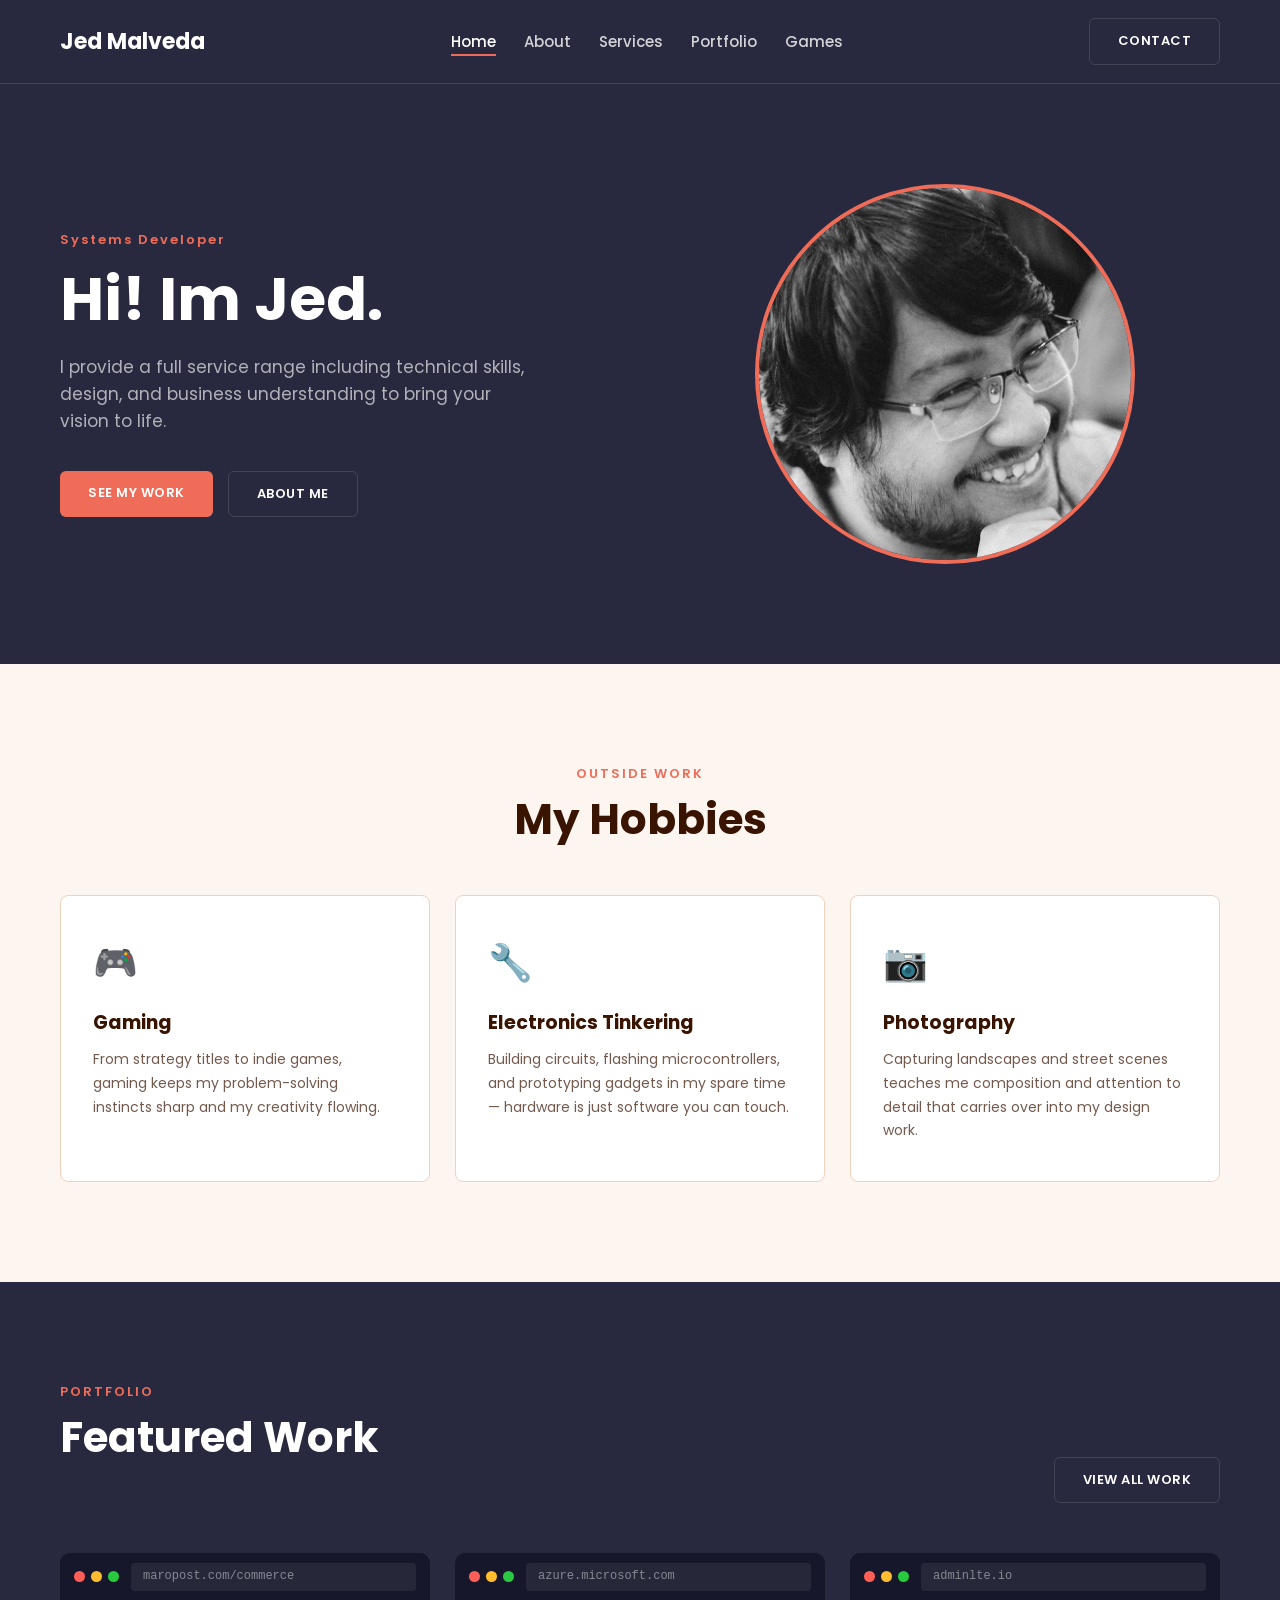
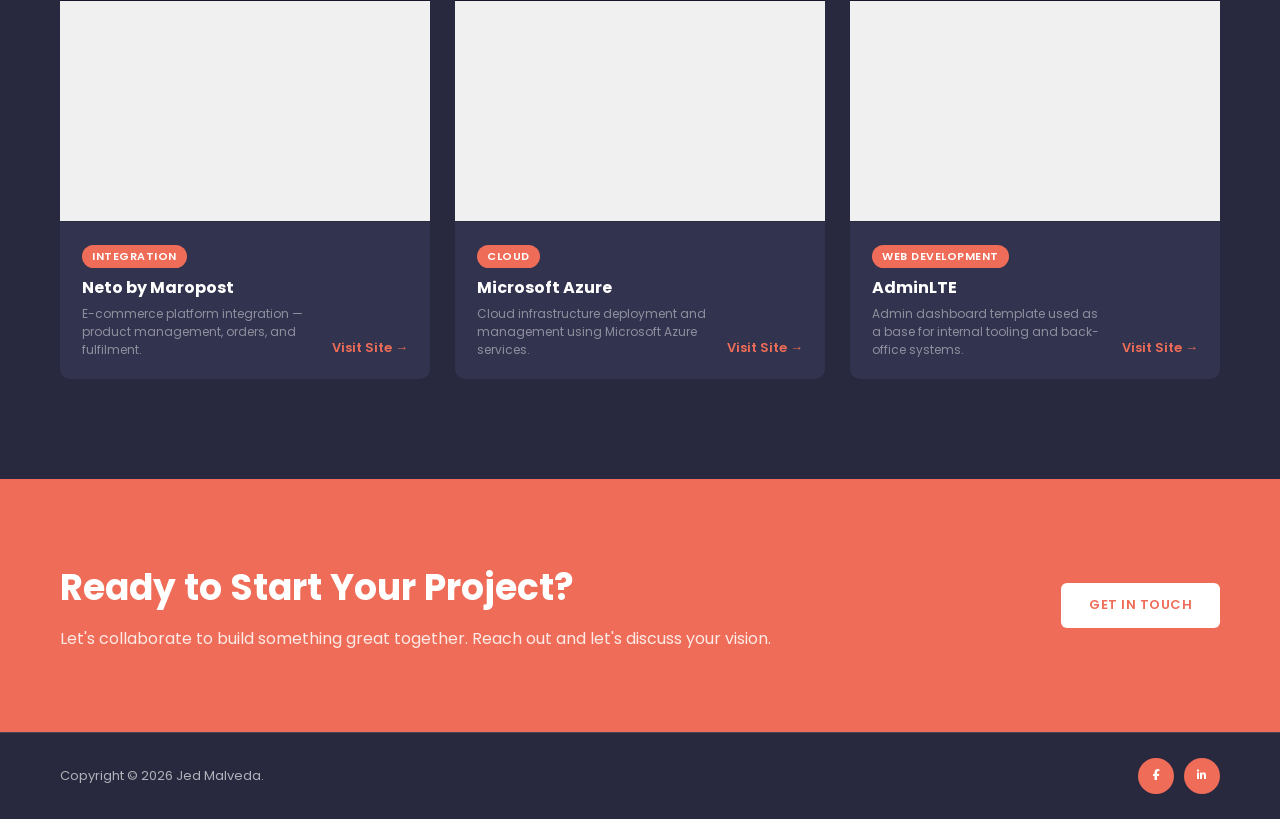
<file: index.html>
<!DOCTYPE html>
<html lang="en">
<head>
    <meta charset="UTF-8">
    <meta name="viewport" content="width=device-width, initial-scale=1.0">
    <title>Jed Malveda | Systems Developer</title>
    <link rel="preconnect" href="https://fonts.googleapis.com">
    <link rel="preconnect" href="https://fonts.gstatic.com" crossorigin>
    <link rel="stylesheet" href="https://cdnjs.cloudflare.com/ajax/libs/font-awesome/6.5.0/css/all.min.css">
    <link href="https://fonts.googleapis.com/css2?family=Poppins:wght@300;400;500;600;700&display=swap" rel="stylesheet">
    <link rel="stylesheet" href="css/styles.css">
</head>
<body>
    <header>
        <nav class="container">
            <div class="logo"><a href="index.html">Jed Malveda</a></div>
            <ul class="nav-links">
                <li><a href="index.html" class="active">Home</a></li>
                <li><a href="about.html">About</a></li>
                <li><a href="services.html">Services</a></li>
                <li><a href="portfolio.html">Portfolio</a></li>
                <li><a href="game.html">Games</a></li>
            </ul>
            <a href="contact.html" class="btn btn-outline">CONTACT</a>
            <button class="nav-toggle" aria-label="Toggle menu">&#9776;</button>
        </nav>
    </header>

    <main>
        <section class="hero-section">
            <div class="container hero-container">
                <div class="hero-content">
                    <span class="subtitle">Systems Developer</span>
                    <h1>Hi! Im Jed.</h1>
                    <p>I provide a full service range including technical skills, design, and business understanding to bring your vision to life.</p>
                    <div class="hero-actions">
                        <a href="#featured-work" class="btn btn-primary">SEE MY WORK</a>
                        <a href="about.html" class="btn btn-outline">ABOUT ME</a>
                    </div>
                </div>
                <div class="hero-image">
                    <div class="hero-photo-wrapper">
                        <img src="assets/MTS_7567.jpg" alt="Jed Malveda" class="hero-photo">
                    </div>
                </div>
            </div>
        </section>

<section class="home-hobbies-section">
            <div class="container">
                <span class="section-subtitle">OUTSIDE WORK</span>
                <h2 class="section-title">My Hobbies</h2>
                <div class="hobbies-grid">
                    <div class="hobby-card">
                        <div class="hobby-icon">🎮</div>
                        <h3>Gaming</h3>
                        <p>From strategy titles to indie games, gaming keeps my problem-solving instincts sharp and my creativity flowing.</p>
                    </div>
                    <div class="hobby-card">
                        <div class="hobby-icon">🔧</div>
                        <h3>Electronics Tinkering</h3>
                        <p>Building circuits, flashing microcontrollers, and prototyping gadgets in my spare time — hardware is just software you can touch.</p>
                    </div>
                    <div class="hobby-card">
                        <div class="hobby-icon">📷</div>
                        <h3>Photography</h3>
                        <p>Capturing landscapes and street scenes teaches me composition and attention to detail that carries over into my design work.</p>
                    </div>

                </div>
            </div>
        </section>

        <section id="featured-work" class="home-portfolio-section">
            <div class="container">
                <div class="section-header">
                    <div>
                        <span class="section-subtitle">PORTFOLIO</span>
                        <h2 class="section-title">Featured Work</h2>
                    </div>
                    <a href="portfolio.html" class="btn btn-outline">VIEW ALL WORK</a>
                </div>
                <div class="featured-grid">

                    <div class="featured-card">
                        <div class="browser-mockup">
                            <div class="browser-bar">
                                <div class="browser-dots">
                                    <span class="dot-red"></span>
                                    <span class="dot-yellow"></span>
                                    <span class="dot-green"></span>
                                </div>
                                <div class="browser-url">maropost.com/commerce</div>
                            </div>
                            <div class="browser-content">
                                <iframe src="https://www.maropost.com/commerce/" title="Neto by Maropost" loading="lazy" sandbox="allow-scripts allow-same-origin allow-forms"></iframe>
                                <div class="iframe-fallback">
                                    <span>&#128274;</span>
                                    <p>Preview blocked by site</p>
                                </div>
                            </div>
                        </div>
                        <div class="featured-info">
                            <div>
                                <span class="item-category-dark">Integration</span>
                                <h4>Neto by Maropost</h4>
                                <p>E-commerce platform integration — product management, orders, and fulfilment.</p>
                            </div>
                            <a href="https://www.maropost.com/commerce/" target="_blank" rel="noopener" class="featured-link">Visit Site &rarr;</a>
                        </div>
                    </div>

                    <div class="featured-card">
                        <div class="browser-mockup">
                            <div class="browser-bar">
                                <div class="browser-dots">
                                    <span class="dot-red"></span>
                                    <span class="dot-yellow"></span>
                                    <span class="dot-green"></span>
                                </div>
                                <div class="browser-url">azure.microsoft.com</div>
                            </div>
                            <div class="browser-content">
                                <iframe src="https://azure.microsoft.com/en-us/" title="Microsoft Azure" loading="lazy" sandbox="allow-scripts allow-same-origin allow-forms"></iframe>
                                <div class="iframe-fallback">
                                    <span>&#128274;</span>
                                    <p>Preview blocked by site</p>
                                </div>
                            </div>
                        </div>
                        <div class="featured-info">
                            <div>
                                <span class="item-category-dark">Cloud</span>
                                <h4>Microsoft Azure</h4>
                                <p>Cloud infrastructure deployment and management using Microsoft Azure services.</p>
                            </div>
                            <a href="https://azure.microsoft.com/en-us/" target="_blank" rel="noopener" class="featured-link">Visit Site &rarr;</a>
                        </div>
                    </div>

                    <div class="featured-card">
                        <div class="browser-mockup">
                            <div class="browser-bar">
                                <div class="browser-dots">
                                    <span class="dot-red"></span>
                                    <span class="dot-yellow"></span>
                                    <span class="dot-green"></span>
                                </div>
                                <div class="browser-url">adminlte.io</div>
                            </div>
                            <div class="browser-content">
                                <iframe src="https://adminlte.io/themes/v4/s" title="AdminLTE" loading="lazy" sandbox="allow-scripts allow-same-origin allow-forms"></iframe>
                                <div class="iframe-fallback">
                                    <span>&#128274;</span>
                                    <p>Preview blocked by site</p>
                                </div>
                            </div>
                        </div>
                        <div class="featured-info">
                            <div>
                                <span class="item-category-dark">Web Development</span>
                                <h4>AdminLTE</h4>
                                <p>Admin dashboard template used as a base for internal tooling and back-office systems.</p>
                            </div>
                            <a href="https://adminlte.io/" target="_blank" rel="noopener" class="featured-link">Visit Site &rarr;</a>
                        </div>
                    </div>

                </div>
            </div>
        </section>

        <section class="cta-section">
            <div class="container cta-container">
                <div class="cta-content">
                    <h2>Ready to Start Your Project?</h2>
                    <p>Let's collaborate to build something great together. Reach out and let's discuss your vision.</p>
                </div>
                <a href="contact.html" class="btn btn-primary">GET IN TOUCH</a>
            </div>
        </section>
    </main>

    <footer class="main-footer">
        <div class="container footer-simple">
            <p>Copyright &copy; 2026 Jed Malveda.</p>
            <div class="footer-social">
                <a href="https://www.facebook.com" target="_blank" rel="noopener" title="Facebook"><i class="fab fa-facebook-f"></i></a>
                <a href="https://www.linkedin.com" target="_blank" rel="noopener" title="LinkedIn"><i class="fab fa-linkedin-in"></i></a>
            </div>
        </div>
    </footer>

    <script src="scripts/main.js"></script>
</body>
</html>
</file>
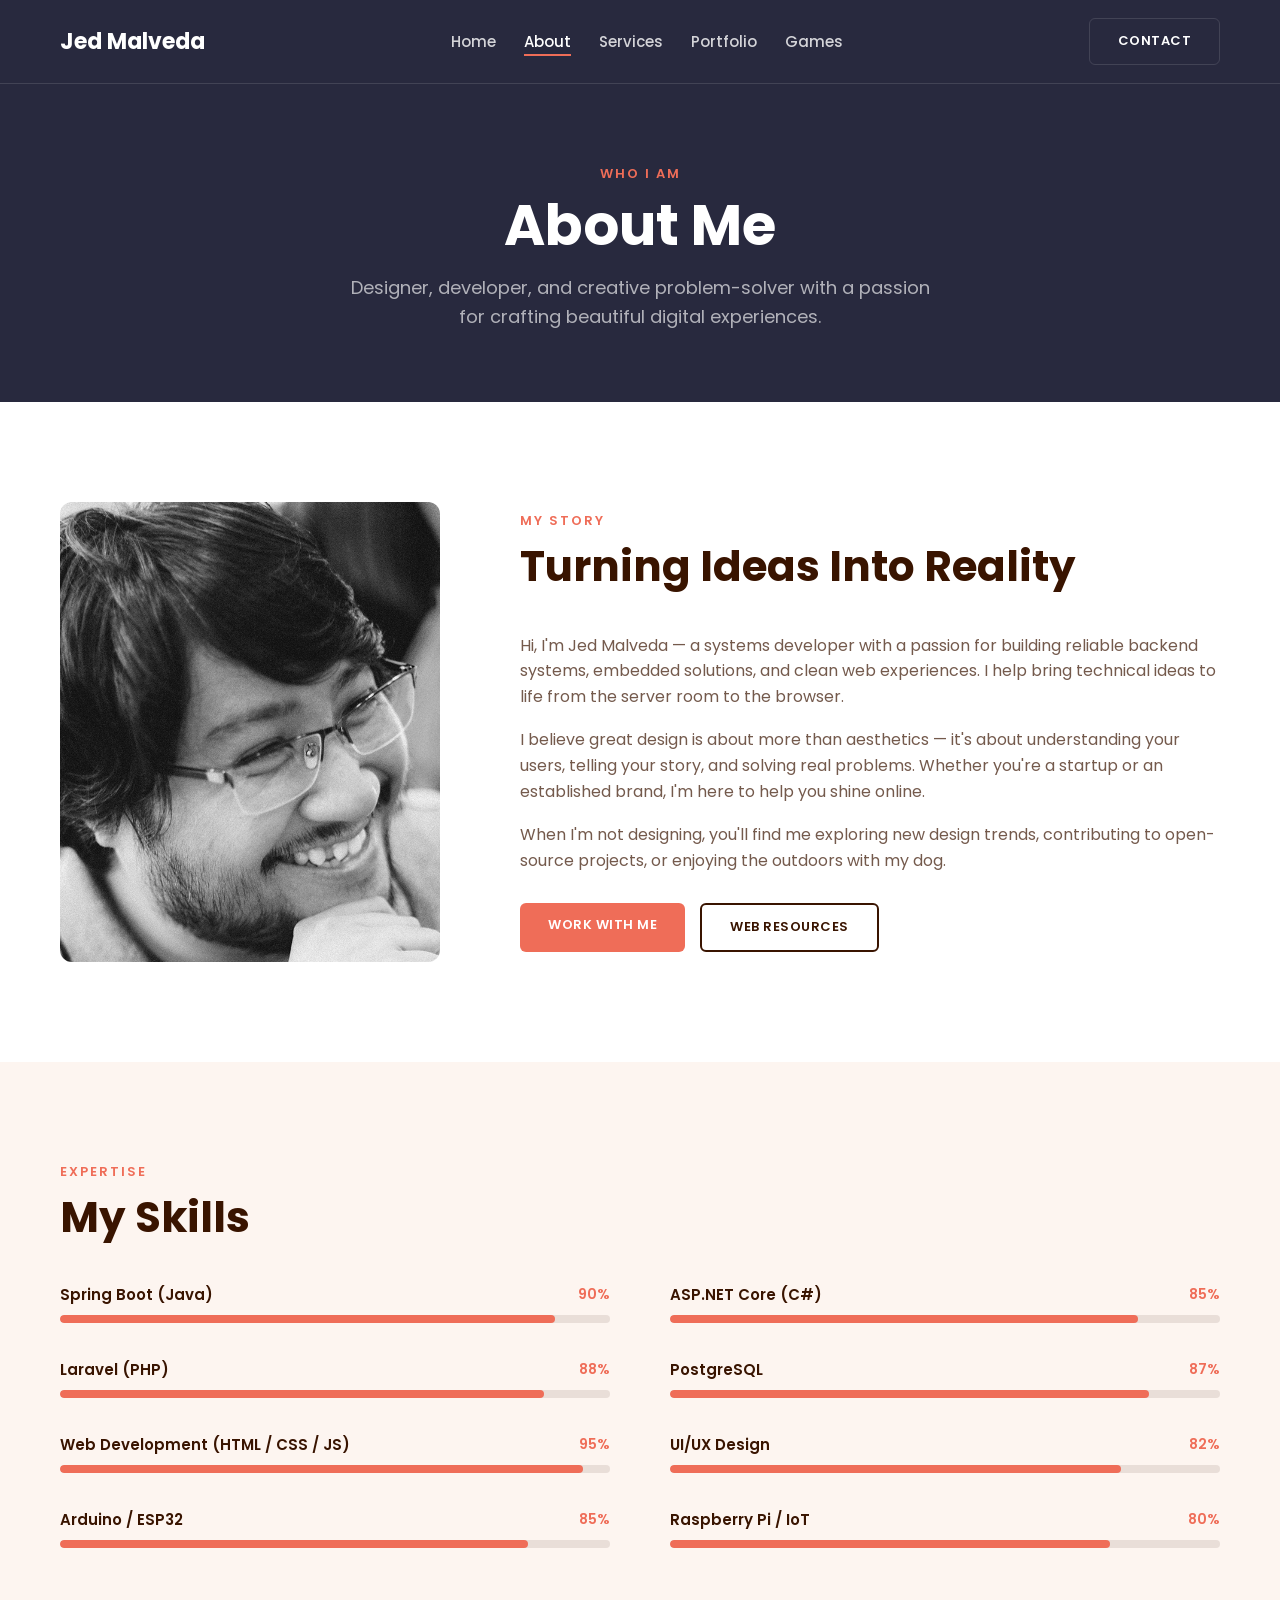
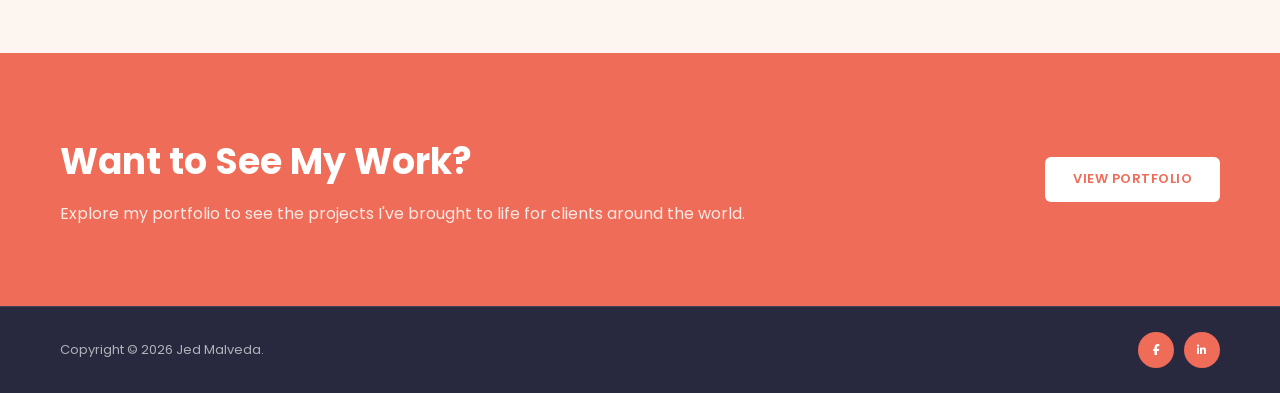
<file: about.html>
<!DOCTYPE html>
<html lang="en">
<head>
    <meta charset="UTF-8">
    <meta name="viewport" content="width=device-width, initial-scale=1.0">
    <title>About | Jed Malveda</title>
    <link rel="preconnect" href="https://fonts.googleapis.com">
    <link rel="preconnect" href="https://fonts.gstatic.com" crossorigin>
    <link rel="stylesheet" href="https://cdnjs.cloudflare.com/ajax/libs/font-awesome/6.5.0/css/all.min.css">
    <link href="https://fonts.googleapis.com/css2?family=Poppins:wght@300;400;500;600;700&display=swap" rel="stylesheet">
    <link rel="stylesheet" href="css/styles.css">
</head>
<body>
    <header>
        <nav class="container">
            <div class="logo"><a href="index.html">Jed Malveda</a></div>
            <ul class="nav-links">
                <li><a href="index.html">Home</a></li>
                <li><a href="about.html" class="active">About</a></li>
                <li><a href="services.html">Services</a></li>
                <li><a href="portfolio.html">Portfolio</a></li>
                <li><a href="game.html">Games</a></li>
            </ul>
            <a href="contact.html" class="btn btn-outline">CONTACT</a>
            <button class="nav-toggle" aria-label="Toggle menu">&#9776;</button>
        </nav>
    </header>

    <main>
        <section class="page-hero">
            <div class="container">
                <span class="section-subtitle">WHO I AM</span>
                <h1>About Me</h1>
                <p>Designer, developer, and creative problem-solver with a passion for crafting beautiful digital experiences.</p>
            </div>
        </section>

        <section class="about-intro-section">
            <div class="container about-intro-container">
                <div class="about-image-wrapper">
                    <img src="assets/MTS_7567.jpg" alt="Jed Malveda" class="about-photo">
                </div>
                <div class="about-text">
                    <span class="section-subtitle">MY STORY</span>
                    <h2 class="section-title">Turning Ideas Into Reality</h2>
                    <p>Hi, I'm Jed Malveda — a systems developer with a passion for building reliable backend systems, embedded solutions, and clean web experiences. I help bring technical ideas to life from the server room to the browser.</p>
                    <p>I believe great design is about more than aesthetics — it's about understanding your users, telling your story, and solving real problems. Whether you're a startup or an established brand, I'm here to help you shine online.</p>
                    <p>When I'm not designing, you'll find me exploring new design trends, contributing to open-source projects, or enjoying the outdoors with my dog.</p>
                    <div class="about-actions">
                        <a href="contact.html" class="btn btn-primary">WORK WITH ME</a>
                        <a href="https://developer.mozilla.org/en-US/docs/Web" target="_blank" rel="noopener" class="btn btn-dark-outline">WEB RESOURCES</a>
                    </div>
                </div>
            </div>
        </section>

        <section class="skills-section">
            <div class="container">
                <span class="section-subtitle">EXPERTISE</span>
                <h2 class="section-title">My Skills</h2>
                <div class="skills-grid">
                    <div class="skill-item">
                        <div class="skill-header">
                            <span class="skill-name">Spring Boot (Java)</span>
                            <span class="skill-percent">90%</span>
                        </div>
                        <div class="skill-bar">
                            <div class="skill-fill" style="width: 90%"></div>
                        </div>
                    </div>
                    <div class="skill-item">
                        <div class="skill-header">
                            <span class="skill-name">ASP.NET Core (C#)</span>
                            <span class="skill-percent">85%</span>
                        </div>
                        <div class="skill-bar">
                            <div class="skill-fill" style="width: 85%"></div>
                        </div>
                    </div>
                    <div class="skill-item">
                        <div class="skill-header">
                            <span class="skill-name">Laravel (PHP)</span>
                            <span class="skill-percent">88%</span>
                        </div>
                        <div class="skill-bar">
                            <div class="skill-fill" style="width: 88%"></div>
                        </div>
                    </div>
                    <div class="skill-item">
                        <div class="skill-header">
                            <span class="skill-name">PostgreSQL</span>
                            <span class="skill-percent">87%</span>
                        </div>
                        <div class="skill-bar">
                            <div class="skill-fill" style="width: 87%"></div>
                        </div>
                    </div>
                    <div class="skill-item">
                        <div class="skill-header">
                            <span class="skill-name">Web Development (HTML / CSS / JS)</span>
                            <span class="skill-percent">95%</span>
                        </div>
                        <div class="skill-bar">
                            <div class="skill-fill" style="width: 95%"></div>
                        </div>
                    </div>
                    <div class="skill-item">
                        <div class="skill-header">
                            <span class="skill-name">UI/UX Design</span>
                            <span class="skill-percent">82%</span>
                        </div>
                        <div class="skill-bar">
                            <div class="skill-fill" style="width: 82%"></div>
                        </div>
                    </div>
                    <div class="skill-item">
                        <div class="skill-header">
                            <span class="skill-name">Arduino / ESP32</span>
                            <span class="skill-percent">85%</span>
                        </div>
                        <div class="skill-bar">
                            <div class="skill-fill" style="width: 85%"></div>
                        </div>
                    </div>
                    <div class="skill-item">
                        <div class="skill-header">
                            <span class="skill-name">Raspberry Pi / IoT</span>
                            <span class="skill-percent">80%</span>
                        </div>
                        <div class="skill-bar">
                            <div class="skill-fill" style="width: 80%"></div>
                        </div>
                    </div>
                </div>
            </div>
        </section>

        <section class="experience-section" style="display: none;">
            <div class="container">
                <span class="section-subtitle">MY JOURNEY</span>
                <h2 class="section-title">Experience &amp; Education</h2>
                <div class="timeline">
                    <div class="timeline-item">
                        <div class="timeline-dot"></div>
                        <div class="timeline-content">
                            <span class="timeline-date">2021 &ndash; Present</span>
                            <h3>Senior UI/UX Designer</h3>
                            <p class="timeline-company">Creative Studio Co.</p>
                            <p>Leading design for enterprise-level web and mobile products, managing a team of 3 junior designers, and collaborating with cross-functional teams.</p>
                        </div>
                    </div>
                    <div class="timeline-item">
                        <div class="timeline-dot"></div>
                        <div class="timeline-content">
                            <span class="timeline-date">2019 &ndash; 2021</span>
                            <h3>Front-End Developer</h3>
                            <p class="timeline-company">Tech Startup Inc.</p>
                            <p>Developed responsive web interfaces, collaborated with designers to implement pixel-perfect UIs, and improved site performance by 40%.</p>
                        </div>
                    </div>
                    <div class="timeline-item">
                        <div class="timeline-dot"></div>
                        <div class="timeline-content">
                            <span class="timeline-date">2017 &ndash; 2019</span>
                            <h3>Freelance Designer &amp; Developer</h3>
                            <p class="timeline-company">Self-Employed</p>
                            <p>Worked with 20+ clients across multiple industries to create websites, brand identities, and digital marketing assets.</p>
                        </div>
                    </div>
                    <div class="timeline-item">
                        <div class="timeline-dot"></div>
                        <div class="timeline-content">
                            <span class="timeline-date">2013 &ndash; 2017</span>
                            <h3>B.S. Computer Science &amp; Graphic Design</h3>
                            <p class="timeline-company">University of Texas</p>
                            <p>Graduated with honors. Specialization in Human-Computer Interaction and Visual Communication Design.</p>
                        </div>
                    </div>
                </div>
            </div>
        </section>

        <section class="cta-section">
            <div class="container cta-container">
                <div class="cta-content">
                    <h2>Want to See My Work?</h2>
                    <p>Explore my portfolio to see the projects I've brought to life for clients around the world.</p>
                </div>
                <a href="portfolio.html" class="btn btn-primary">VIEW PORTFOLIO</a>
            </div>
        </section>
    </main>

    <footer class="main-footer">
        <div class="container footer-simple">
            <p>Copyright &copy; 2026 Jed Malveda.</p>
            <div class="footer-social">
                <a href="https://www.facebook.com" target="_blank" rel="noopener" title="Facebook"><i class="fab fa-facebook-f"></i></a>
                <a href="https://www.linkedin.com" target="_blank" rel="noopener" title="LinkedIn"><i class="fab fa-linkedin-in"></i></a>
            </div>
        </div>
    </footer>

    <script src="scripts/main.js"></script>
</body>
</html>
</file>
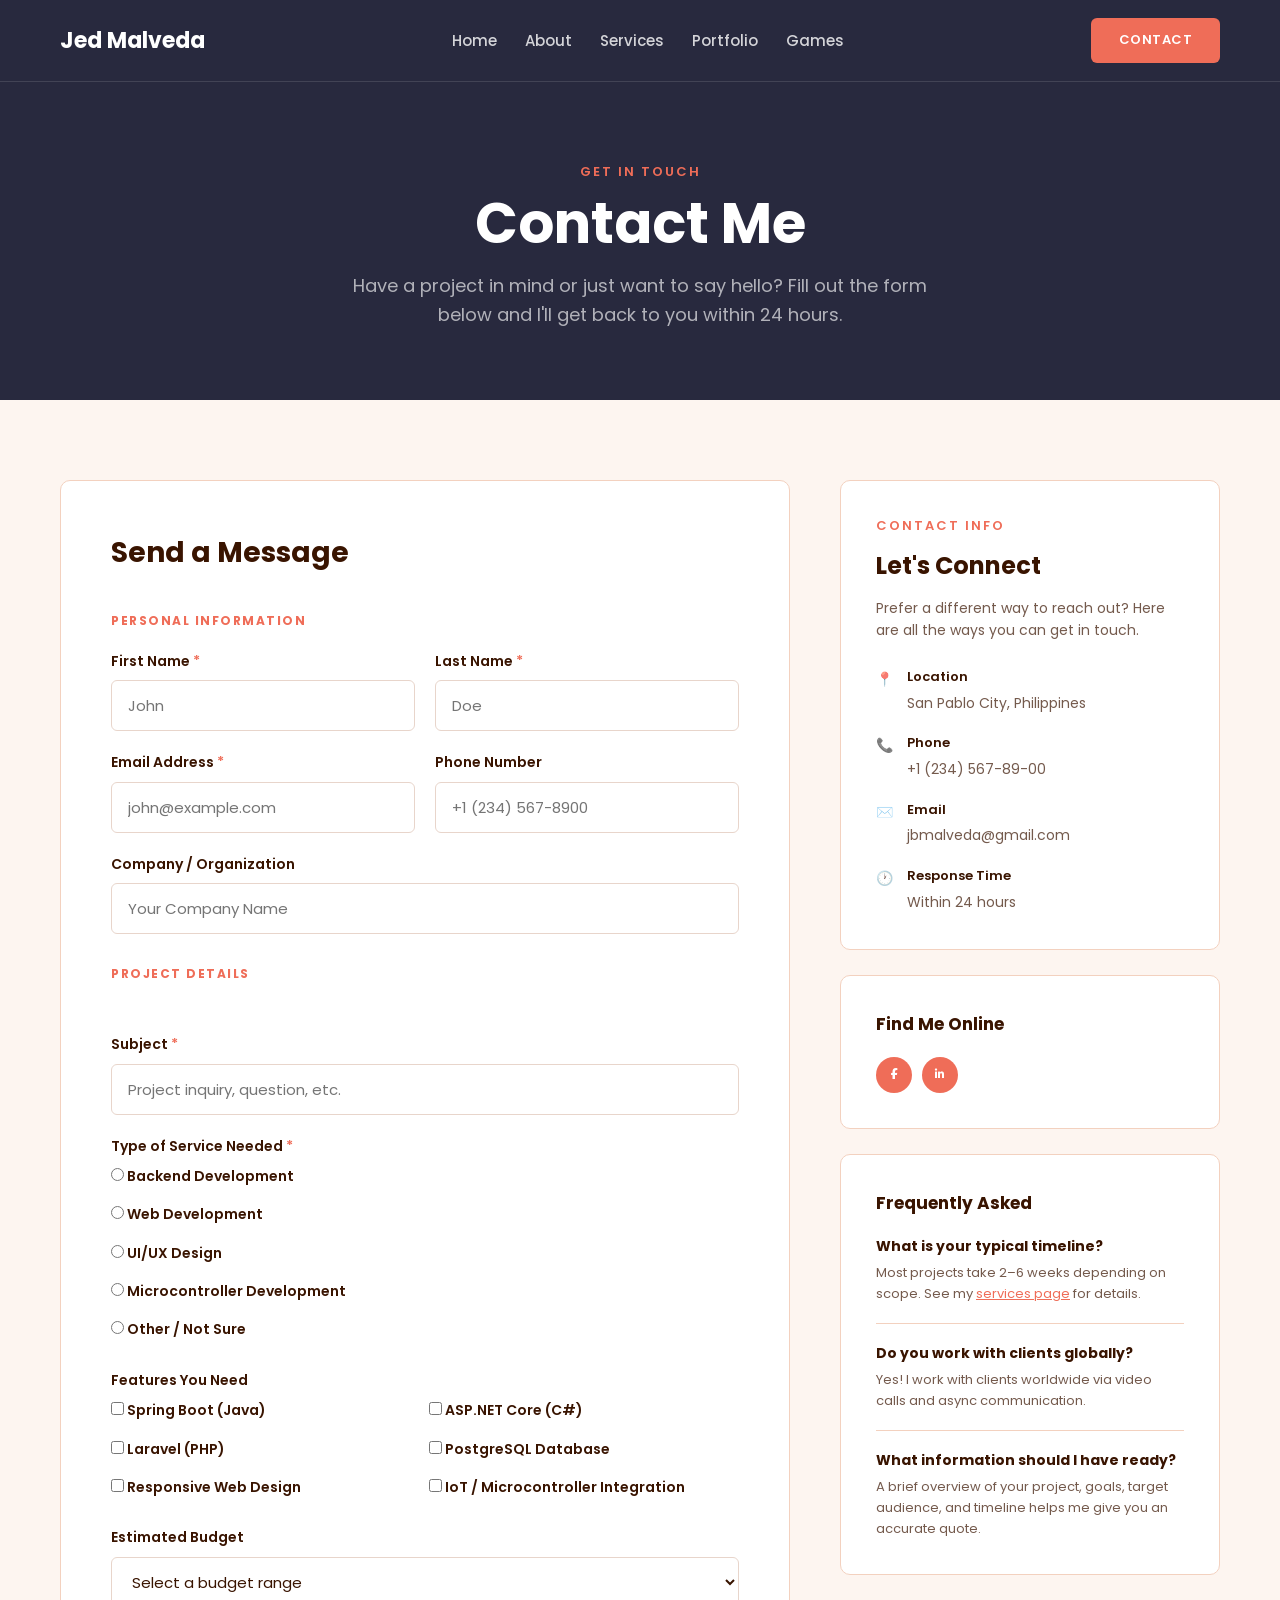
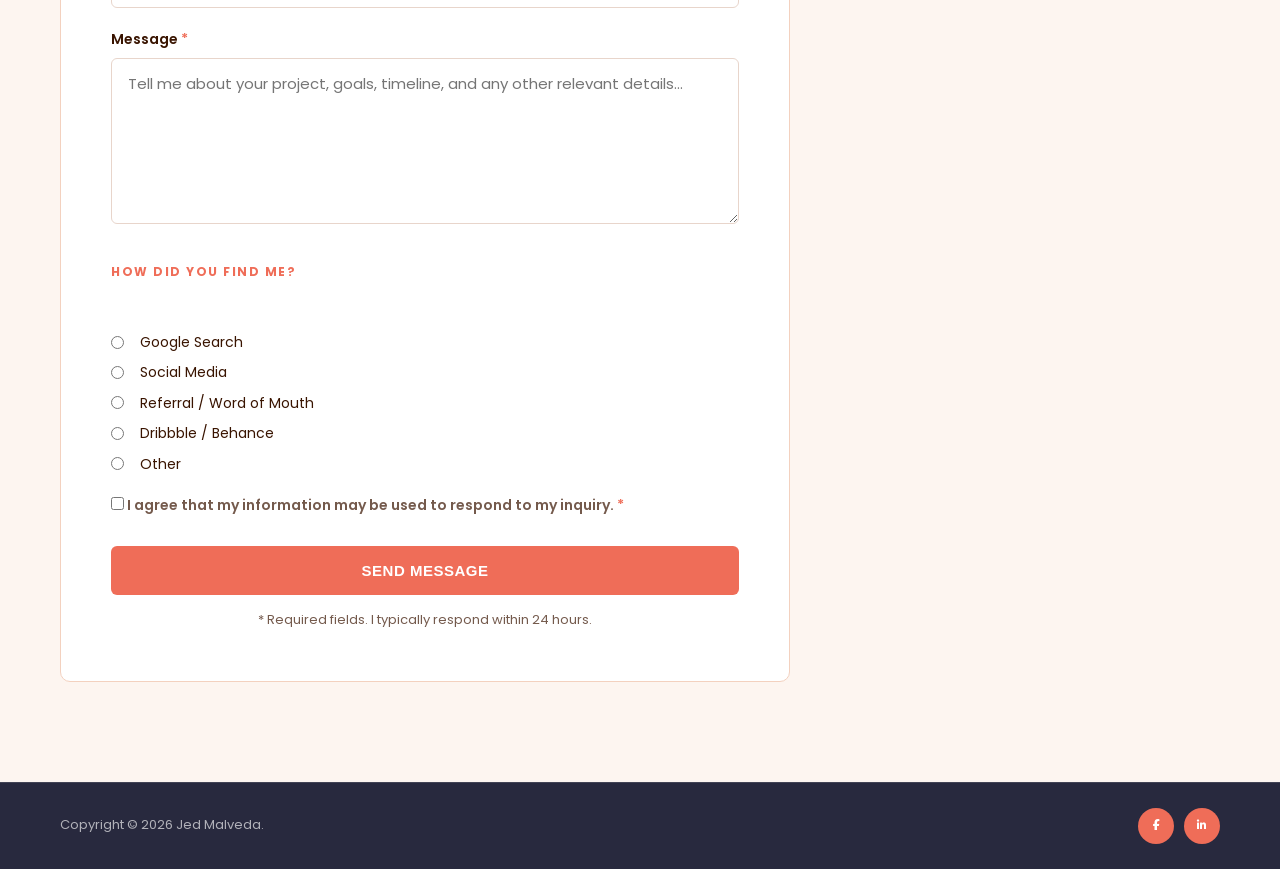
<file: contact.html>
<!DOCTYPE html>
<html lang="en">
<head>
    <meta charset="UTF-8">
    <meta name="viewport" content="width=device-width, initial-scale=1.0">
    <title>Contact | Jed Malveda</title>
    <link rel="preconnect" href="https://fonts.googleapis.com">
    <link rel="preconnect" href="https://fonts.gstatic.com" crossorigin>
    <link rel="stylesheet" href="https://cdnjs.cloudflare.com/ajax/libs/font-awesome/6.5.0/css/all.min.css">
    <link href="https://fonts.googleapis.com/css2?family=Poppins:wght@300;400;500;600;700&display=swap" rel="stylesheet">
    <link rel="stylesheet" href="css/styles.css">
</head>
<body>
    <header>
        <nav class="container">
            <div class="logo"><a href="index.html">Jed Malveda</a></div>
            <ul class="nav-links">
                <li><a href="index.html">Home</a></li>
                <li><a href="about.html">About</a></li>
                <li><a href="services.html">Services</a></li>
                <li><a href="portfolio.html">Portfolio</a></li>
                <li><a href="game.html">Games</a></li>
            </ul>
            <a href="contact.html" class="btn btn-primary nav-contact-active">CONTACT</a>
            <button class="nav-toggle" aria-label="Toggle menu">&#9776;</button>
        </nav>
    </header>

    <main>
        <section class="page-hero">
            <div class="container">
                <span class="section-subtitle">GET IN TOUCH</span>
                <h1>Contact Me</h1>
                <p>Have a project in mind or just want to say hello? Fill out the form below and I'll get back to you within 24 hours.</p>
            </div>
        </section>

        <section class="contact-full-section">
            <div class="container contact-full-container">

                <div class="contact-form-wrapper contact-form-large">
                    <h2>Send a Message</h2>
                    <form id="contact-form" novalidate>

                        <fieldset>
                            <legend>Personal Information</legend>
                            <div class="form-row">
                                <div class="form-group">
                                    <label for="first-name">First Name <span class="required">*</span></label>
                                    <input type="text" id="first-name" name="first_name" placeholder="John" required>
                                </div>
                                <div class="form-group">
                                    <label for="last-name">Last Name <span class="required">*</span></label>
                                    <input type="text" id="last-name" name="last_name" placeholder="Doe" required>
                                </div>
                            </div>
                            <div class="form-row">
                                <div class="form-group">
                                    <label for="email">Email Address <span class="required">*</span></label>
                                    <input type="email" id="email" name="email" placeholder="john@example.com" required>
                                </div>
                                <div class="form-group">
                                    <label for="phone">Phone Number</label>
                                    <input type="tel" id="phone" name="phone" placeholder="+1 (234) 567-8900">
                                </div>
                            </div>
                            <div class="form-group">
                                <label for="company">Company / Organization</label>
                                <input type="text" id="company" name="company" placeholder="Your Company Name">
                            </div>
                        </fieldset>

                        <fieldset>
                            <legend>Project Details</legend>
                            <div class="form-group">
                                <label for="subject">Subject <span class="required">*</span></label>
                                <input type="text" id="subject" name="subject" placeholder="Project inquiry, question, etc." required>
                            </div>

                            <div class="form-group">
                                <label>Type of Service Needed <span class="required">*</span></label>
                                <div class="radio-group">
                                    <label class="radio-label">
                                        <input type="radio" name="service_type" value="backend" required>

                                        Backend Development
                                    </label>
                                    <label class="radio-label">
                                        <input type="radio" name="service_type" value="web_dev">

                                        Web Development
                                    </label>
                                    <label class="radio-label">
                                        <input type="radio" name="service_type" value="ui_ux">

                                        UI/UX Design
                                    </label>
                                    <label class="radio-label">
                                        <input type="radio" name="service_type" value="microcontroller">

                                        Microcontroller Development
                                    </label>
                                    <label class="radio-label">
                                        <input type="radio" name="service_type" value="other">

                                        Other / Not Sure
                                    </label>
                                </div>
                            </div>

                            <div class="form-group">
                                <label>Features You Need</label>
                                <div class="checkbox-group">
                                    <label class="checkbox-label">
                                        <input type="checkbox" name="features" value="spring_boot">

                                        Spring Boot (Java)
                                    </label>
                                    <label class="checkbox-label">
                                        <input type="checkbox" name="features" value="aspnet">

                                        ASP.NET Core (C#)
                                    </label>
                                    <label class="checkbox-label">
                                        <input type="checkbox" name="features" value="laravel">

                                        Laravel (PHP)
                                    </label>
                                    <label class="checkbox-label">
                                        <input type="checkbox" name="features" value="postgres">

                                        PostgreSQL Database
                                    </label>
                                    <label class="checkbox-label">
                                        <input type="checkbox" name="features" value="responsive">

                                        Responsive Web Design
                                    </label>
                                    <label class="checkbox-label">
                                        <input type="checkbox" name="features" value="iot">

                                        IoT / Microcontroller Integration
                                    </label>
                                </div>
                            </div>

                            <div class="form-group">
                                <label for="budget">Estimated Budget</label>
                                <select id="budget" name="budget">
                                    <option value="" disabled selected>Select a budget range</option>
                                    <option value="under_500">Under $500</option>
                                    <option value="500_1000">$500 &ndash; $1,000</option>
                                    <option value="1000_3000">$1,000 &ndash; $3,000</option>
                                    <option value="3000_5000">$3,000 &ndash; $5,000</option>
                                    <option value="over_5000">$5,000+</option>
                                </select>
                            </div>

                            <div class="form-group">
                                <label for="message">Message <span class="required">*</span></label>
                                <textarea id="message" name="message" rows="6" placeholder="Tell me about your project, goals, timeline, and any other relevant details..." required></textarea>
                            </div>
                        </fieldset>

                        <fieldset>
                            <legend>How Did You Find Me?</legend>
                            <div class="radio-group radio-group-inline">
                                <label class="radio-label">
                                    <input type="radio" name="referral_source" value="google">
                                    <span class="radio-custom"></span>
                                    Google Search
                                </label>
                                <label class="radio-label">
                                    <input type="radio" name="referral_source" value="social">
                                    <span class="radio-custom"></span>
                                    Social Media
                                </label>
                                <label class="radio-label">
                                    <input type="radio" name="referral_source" value="referral">
                                    <span class="radio-custom"></span>
                                    Referral / Word of Mouth
                                </label>
                                <label class="radio-label">
                                    <input type="radio" name="referral_source" value="portfolio">
                                    <span class="radio-custom"></span>
                                    Dribbble / Behance
                                </label>
                                <label class="radio-label">
                                    <input type="radio" name="referral_source" value="other_source">
                                    <span class="radio-custom"></span>
                                    Other
                                </label>
                            </div>
                        </fieldset>

                        <div class="form-group form-group-consent">
                            <label class="checkbox-label">
                                <input type="checkbox" name="consent" id="consent" required>
                                <span class="checkbox-custom"></span>
                                I agree that my information may be used to respond to my inquiry. <span class="required">*</span>
                            </label>
                        </div>

                        <button type="submit" class="btn btn-primary btn-block">SEND MESSAGE</button>
                        <p class="form-note">* Required fields. I typically respond within 24 hours.</p>
                    </form>
                </div>

                <div class="contact-sidebar">
                    <div class="contact-info-card">
                        <span class="section-subtitle">CONTACT INFO</span>
                        <h2>Let's Connect</h2>
                        <p>Prefer a different way to reach out? Here are all the ways you can get in touch.</p>
                        <ul class="contact-details">
                            <li>
                                <span class="contact-icon">📍</span>
                                <div>
                                    <strong>Location</strong>
                                    <span>San Pablo City, Philippines</span>
                                </div>
                            </li>
                            <li>
                                <span class="contact-icon">📞</span>
                                <div>
                                    <strong>Phone</strong>
                                    <span>+1 (234) 567-89-00</span>
                                </div>
                            </li>
                            <li>
                                <span class="contact-icon">✉️</span>
                                <div>
                                    <strong>Email</strong>
                                    <span>jbmalveda@gmail.com</span>
                                </div>
                            </li>
                            <li>
                                <span class="contact-icon">🕐</span>
                                <div>
                                    <strong>Response Time</strong>
                                    <span>Within 24 hours</span>
                                </div>
                            </li>
                        </ul>
                    </div>

                    <div class="contact-social-card">
                        <h3>Find Me Online</h3>
                        <div class="footer-social">
                            <a href="https://www.facebook.com" target="_blank" rel="noopener" title="Facebook"><i class="fab fa-facebook-f"></i></a>
                            <a href="https://www.linkedin.com" target="_blank" rel="noopener" title="LinkedIn"><i class="fab fa-linkedin-in"></i></a>
                        </div>
                    </div>

                    <div class="faq-card">
                        <h3>Frequently Asked</h3>
                        <div class="faq-item">
                            <strong>What is your typical timeline?</strong>
                            <p>Most projects take 2–6 weeks depending on scope. See my <a href="services.html">services page</a> for details.</p>
                        </div>
                        <div class="faq-item">
                            <strong>Do you work with clients globally?</strong>
                            <p>Yes! I work with clients worldwide via video calls and async communication.</p>
                        </div>
                        <div class="faq-item">
                            <strong>What information should I have ready?</strong>
                            <p>A brief overview of your project, goals, target audience, and timeline helps me give you an accurate quote.</p>
                        </div>
                    </div>
                </div>

            </div>
        </section>
    </main>

    <footer class="main-footer">
        <div class="container footer-simple">
            <p>Copyright &copy; 2026 Jed Malveda.</p>
            <div class="footer-social">
                <a href="https://www.facebook.com" target="_blank" rel="noopener" title="Facebook"><i class="fab fa-facebook-f"></i></a>
                <a href="https://www.linkedin.com" target="_blank" rel="noopener" title="LinkedIn"><i class="fab fa-linkedin-in"></i></a>
            </div>
        </div>
    </footer>

    <script src="scripts/main.js"></script>
</body>
</html>
</file>
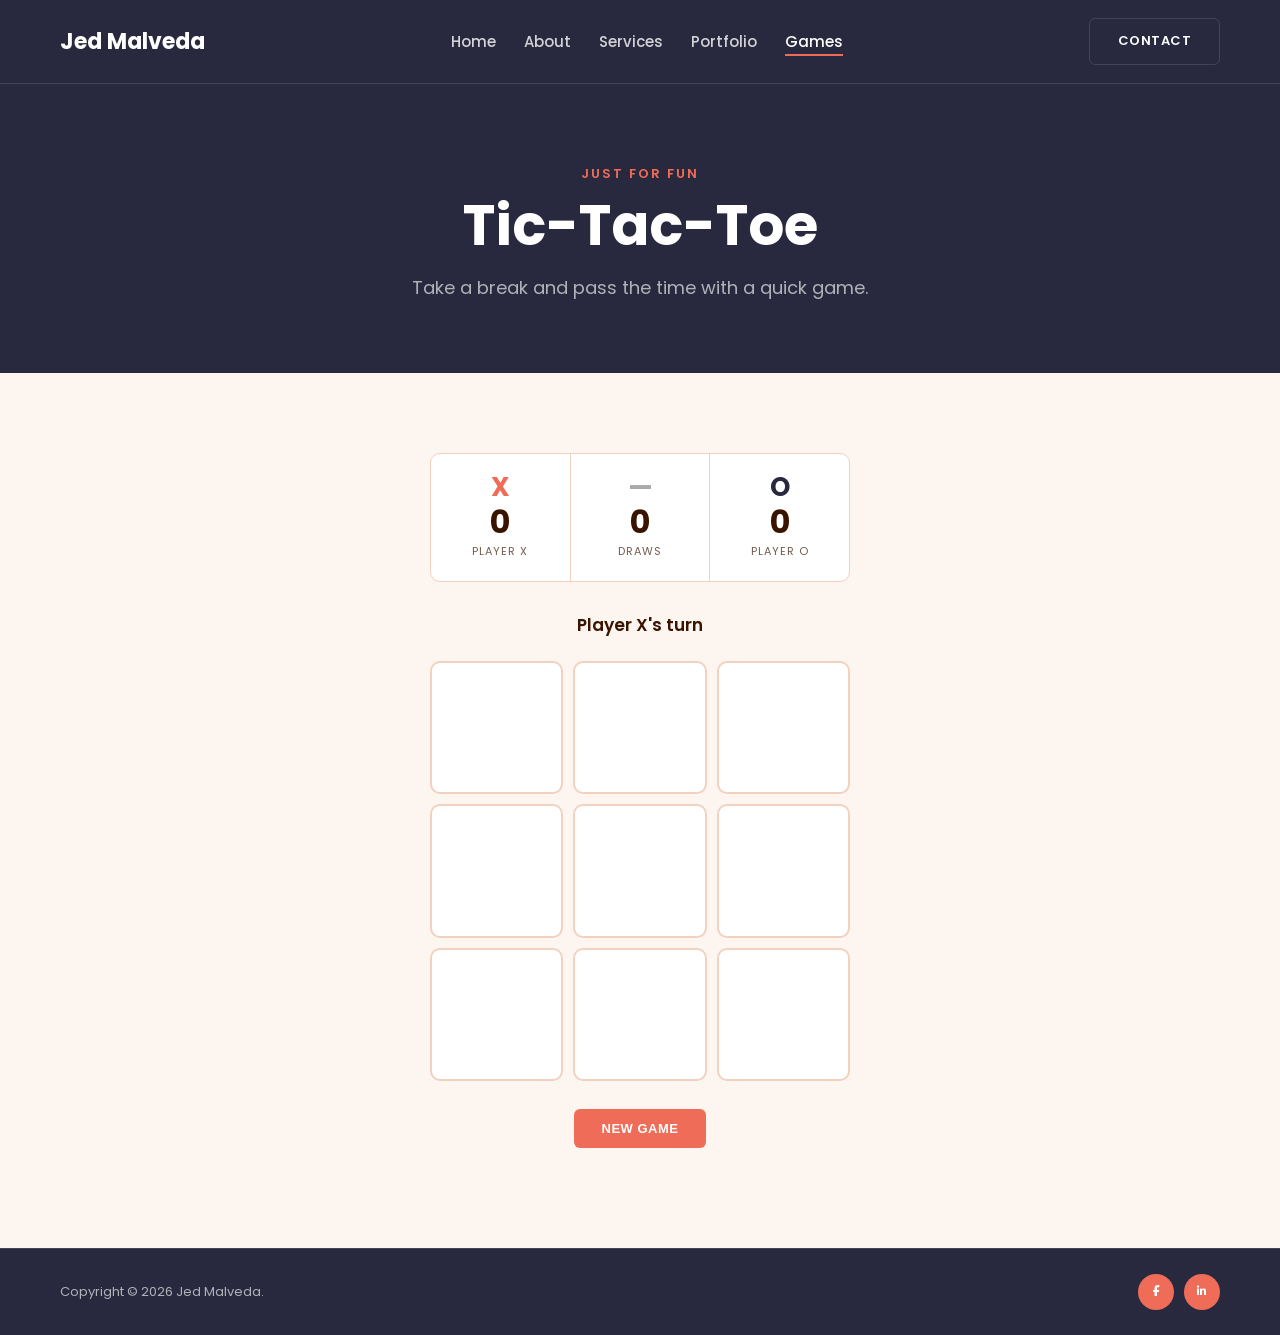
<file: game.html>
<!DOCTYPE html>
<html lang="en">
<head>
    <meta charset="UTF-8">
    <meta name="viewport" content="width=device-width, initial-scale=1.0">
    <title>Games | Jed Malveda</title>
    <link rel="preconnect" href="https://fonts.googleapis.com">
    <link rel="preconnect" href="https://fonts.gstatic.com" crossorigin>
    <link rel="stylesheet" href="https://cdnjs.cloudflare.com/ajax/libs/font-awesome/6.5.0/css/all.min.css">
    <link href="https://fonts.googleapis.com/css2?family=Poppins:wght@300;400;500;600;700&display=swap" rel="stylesheet">
    <link rel="stylesheet" href="css/styles.css">
</head>
<body>
    <header>
        <nav class="container">
            <div class="logo"><a href="index.html">Jed Malveda</a></div>
            <ul class="nav-links">
                <li><a href="index.html">Home</a></li>
                <li><a href="about.html">About</a></li>
                <li><a href="services.html">Services</a></li>
                <li><a href="portfolio.html">Portfolio</a></li>
                <li><a href="game.html" class="active">Games</a></li>
            </ul>
            <a href="contact.html" class="btn btn-outline">CONTACT</a>
            <button class="nav-toggle" aria-label="Toggle menu">&#9776;</button>
        </nav>
    </header>

    <main>
        <section class="page-hero">
            <div class="container">
                <span class="section-subtitle">JUST FOR FUN</span>
                <h1>Tic-Tac-Toe</h1>
                <p>Take a break and pass the time with a quick game.</p>
            </div>
        </section>

        <section class="game-section">
            <div class="container">
                <div class="game-wrapper">

                    <div class="score-board">
                        <div class="score-item">
                            <span class="score-mark x">X</span>
                            <span class="score-count" id="score-x">0</span>
                            <span class="score-label">Player X</span>
                        </div>
                        <div class="score-item">
                            <span class="score-mark draw">—</span>
                            <span class="score-count" id="score-draws">0</span>
                            <span class="score-label">Draws</span>
                        </div>
                        <div class="score-item">
                            <span class="score-mark o">O</span>
                            <span class="score-count" id="score-o">0</span>
                            <span class="score-label">Player O</span>
                        </div>
                    </div>

                    <div class="game-status" id="game-status">Player X's turn</div>

                    <div class="game-board" id="game-board">
                        <button class="cell" data-index="0"></button>
                        <button class="cell" data-index="1"></button>
                        <button class="cell" data-index="2"></button>
                        <button class="cell" data-index="3"></button>
                        <button class="cell" data-index="4"></button>
                        <button class="cell" data-index="5"></button>
                        <button class="cell" data-index="6"></button>
                        <button class="cell" data-index="7"></button>
                        <button class="cell" data-index="8"></button>
                    </div>

                    <button class="btn btn-primary" id="reset-btn">New Game</button>

                </div>
            </div>
        </section>
    </main>

    <footer class="main-footer">
        <div class="container footer-simple">
            <p>Copyright &copy; 2026 Jed Malveda.</p>
            <div class="footer-social">
                <a href="https://www.facebook.com" target="_blank" rel="noopener" title="Facebook"><i class="fab fa-facebook-f"></i></a>
                <a href="https://www.linkedin.com" target="_blank" rel="noopener" title="LinkedIn"><i class="fab fa-linkedin-in"></i></a>
            </div>
        </div>
    </footer>

    <script src="scripts/main.js"></script>
    <script src="scripts/game.js"></script>
</body>
</html>
</file>
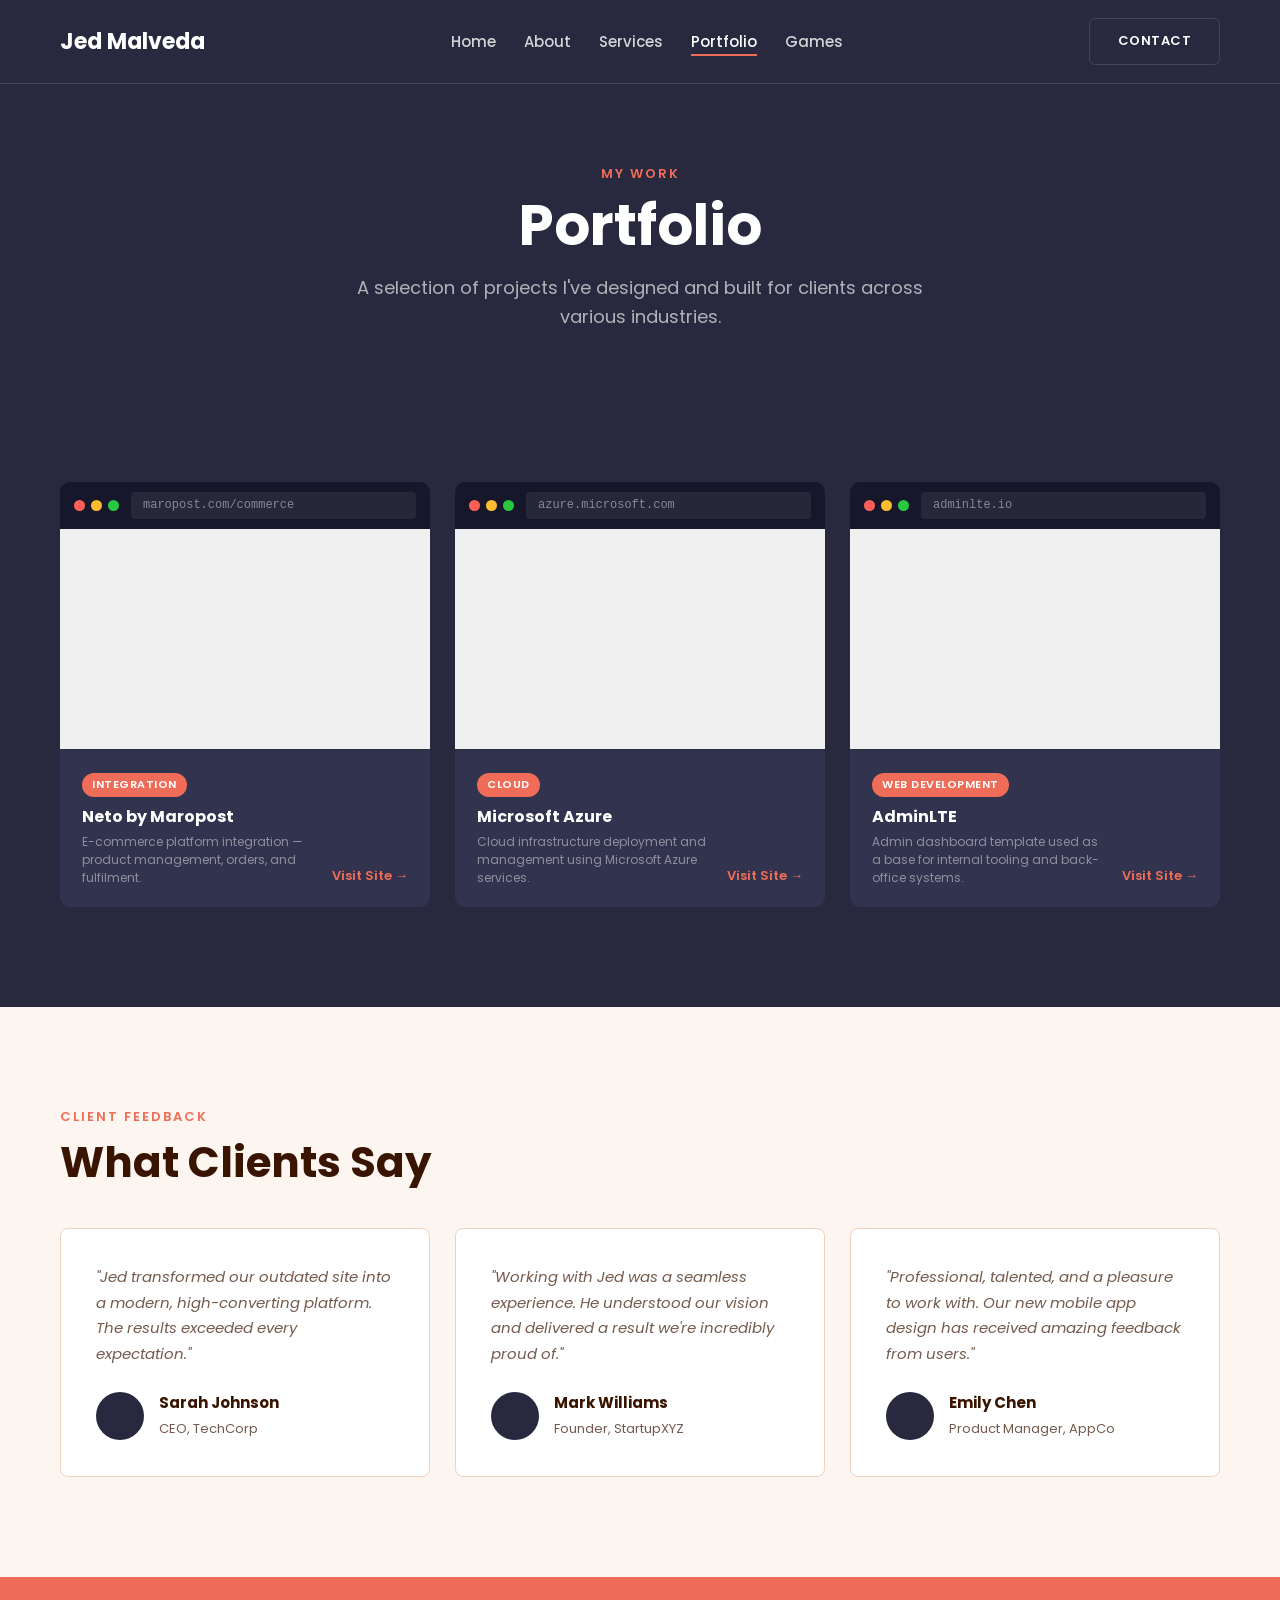
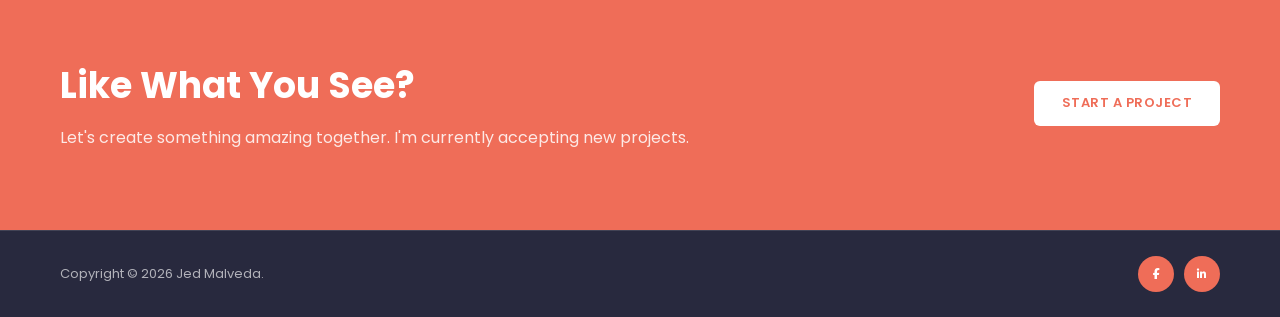
<file: portfolio.html>
<!DOCTYPE html>
<html lang="en">
<head>
    <meta charset="UTF-8">
    <meta name="viewport" content="width=device-width, initial-scale=1.0">
    <title>Portfolio | Jed Malveda</title>
    <link rel="preconnect" href="https://fonts.googleapis.com">
    <link rel="preconnect" href="https://fonts.gstatic.com" crossorigin>
    <link rel="stylesheet" href="https://cdnjs.cloudflare.com/ajax/libs/font-awesome/6.5.0/css/all.min.css">
    <link href="https://fonts.googleapis.com/css2?family=Poppins:wght@300;400;500;600;700&display=swap" rel="stylesheet">
    <link rel="stylesheet" href="css/styles.css">
</head>
<body>
    <header>
        <nav class="container">
            <div class="logo"><a href="index.html">Jed Malveda</a></div>
            <ul class="nav-links">
                <li><a href="index.html">Home</a></li>
                <li><a href="about.html">About</a></li>
                <li><a href="services.html">Services</a></li>
                <li><a href="portfolio.html" class="active">Portfolio</a></li>
                <li><a href="game.html">Games</a></li>
            </ul>
            <a href="contact.html" class="btn btn-outline">CONTACT</a>
            <button class="nav-toggle" aria-label="Toggle menu">&#9776;</button>
        </nav>
    </header>

    <main>
        <section class="page-hero">
            <div class="container">
                <span class="section-subtitle">MY WORK</span>
                <h1>Portfolio</h1>
                <p>A selection of projects I've designed and built for clients across various industries.</p>
            </div>
        </section>

        <section class="portfolio-full-section">
            <div class="container">
                <div class="featured-grid">

                    <div class="featured-card">
                        <div class="browser-mockup">
                            <div class="browser-bar">
                                <div class="browser-dots">
                                    <span class="dot-red"></span>
                                    <span class="dot-yellow"></span>
                                    <span class="dot-green"></span>
                                </div>
                                <div class="browser-url">maropost.com/commerce</div>
                            </div>
                            <div class="browser-content">
                                <iframe src="https://www.maropost.com/commerce/" title="Neto by Maropost" loading="lazy" sandbox="allow-scripts allow-same-origin allow-forms"></iframe>
                                <div class="iframe-fallback">
                                    <span>&#128274;</span>
                                    <p>Preview blocked by site</p>
                                </div>
                            </div>
                        </div>
                        <div class="featured-info">
                            <div>
                                <span class="item-category-dark">Integration</span>
                                <h4>Neto by Maropost</h4>
                                <p>E-commerce platform integration — product management, orders, and fulfilment.</p>
                            </div>
                            <a href="https://www.maropost.com/commerce/" target="_blank" rel="noopener" class="featured-link">Visit Site &rarr;</a>
                        </div>
                    </div>

                    <div class="featured-card">
                        <div class="browser-mockup">
                            <div class="browser-bar">
                                <div class="browser-dots">
                                    <span class="dot-red"></span>
                                    <span class="dot-yellow"></span>
                                    <span class="dot-green"></span>
                                </div>
                                <div class="browser-url">azure.microsoft.com</div>
                            </div>
                            <div class="browser-content">
                                <iframe src="https://azure.microsoft.com/en-us/" title="Microsoft Azure" loading="lazy" sandbox="allow-scripts allow-same-origin allow-forms"></iframe>
                                <div class="iframe-fallback">
                                    <span>&#128274;</span>
                                    <p>Preview blocked by site</p>
                                </div>
                            </div>
                        </div>
                        <div class="featured-info">
                            <div>
                                <span class="item-category-dark">Cloud</span>
                                <h4>Microsoft Azure</h4>
                                <p>Cloud infrastructure deployment and management using Microsoft Azure services.</p>
                            </div>
                            <a href="https://azure.microsoft.com/en-us/" target="_blank" rel="noopener" class="featured-link">Visit Site &rarr;</a>
                        </div>
                    </div>

                    <div class="featured-card">
                        <div class="browser-mockup">
                            <div class="browser-bar">
                                <div class="browser-dots">
                                    <span class="dot-red"></span>
                                    <span class="dot-yellow"></span>
                                    <span class="dot-green"></span>
                                </div>
                                <div class="browser-url">adminlte.io</div>
                            </div>
                            <div class="browser-content">
                                <iframe src="https://adminlte.io/" title="AdminLTE" loading="lazy" sandbox="allow-scripts allow-same-origin allow-forms"></iframe>
                                <div class="iframe-fallback">
                                    <span>&#128274;</span>
                                    <p>Preview blocked by site</p>
                                </div>
                            </div>
                        </div>
                        <div class="featured-info">
                            <div>
                                <span class="item-category-dark">Web Development</span>
                                <h4>AdminLTE</h4>
                                <p>Admin dashboard template used as a base for internal tooling and back-office systems.</p>
                            </div>
                            <a href="https://adminlte.io/" target="_blank" rel="noopener" class="featured-link">Visit Site &rarr;</a>
                        </div>
                    </div>

                </div>
            </div>
        </section>

        <section class="testimonials-section">
            <div class="container">
                <span class="section-subtitle">CLIENT FEEDBACK</span>
                <h2 class="section-title">What Clients Say</h2>
                <div class="testimonials-grid">
                    <div class="testimonial-card">
                        <p class="testimonial-text">"Jed transformed our outdated site into a modern, high-converting platform. The results exceeded every expectation."</p>
                        <div class="testimonial-author">
                            <div class="author-avatar"></div>
                            <div>
                                <strong>Sarah Johnson</strong>
                                <span>CEO, TechCorp</span>
                            </div>
                        </div>
                    </div>
                    <div class="testimonial-card">
                        <p class="testimonial-text">"Working with Jed was a seamless experience. He understood our vision and delivered a result we're incredibly proud of."</p>
                        <div class="testimonial-author">
                            <div class="author-avatar"></div>
                            <div>
                                <strong>Mark Williams</strong>
                                <span>Founder, StartupXYZ</span>
                            </div>
                        </div>
                    </div>
                    <div class="testimonial-card">
                        <p class="testimonial-text">"Professional, talented, and a pleasure to work with. Our new mobile app design has received amazing feedback from users."</p>
                        <div class="testimonial-author">
                            <div class="author-avatar"></div>
                            <div>
                                <strong>Emily Chen</strong>
                                <span>Product Manager, AppCo</span>
                            </div>
                        </div>
                    </div>
                </div>
            </div>
        </section>

        <section class="cta-section">
            <div class="container cta-container">
                <div class="cta-content">
                    <h2>Like What You See?</h2>
                    <p>Let's create something amazing together. I'm currently accepting new projects.</p>
                </div>
                <a href="contact.html" class="btn btn-primary">START A PROJECT</a>
            </div>
        </section>
    </main>

    <footer class="main-footer">
        <div class="container footer-simple">
            <p>Copyright &copy; 2026 Jed Malveda.</p>
            <div class="footer-social">
                <a href="https://www.facebook.com" target="_blank" rel="noopener" title="Facebook"><i class="fab fa-facebook-f"></i></a>
                <a href="https://www.linkedin.com" target="_blank" rel="noopener" title="LinkedIn"><i class="fab fa-linkedin-in"></i></a>
            </div>
        </div>
    </footer>

    <script src="scripts/main.js"></script>
</body>
</html>
</file>
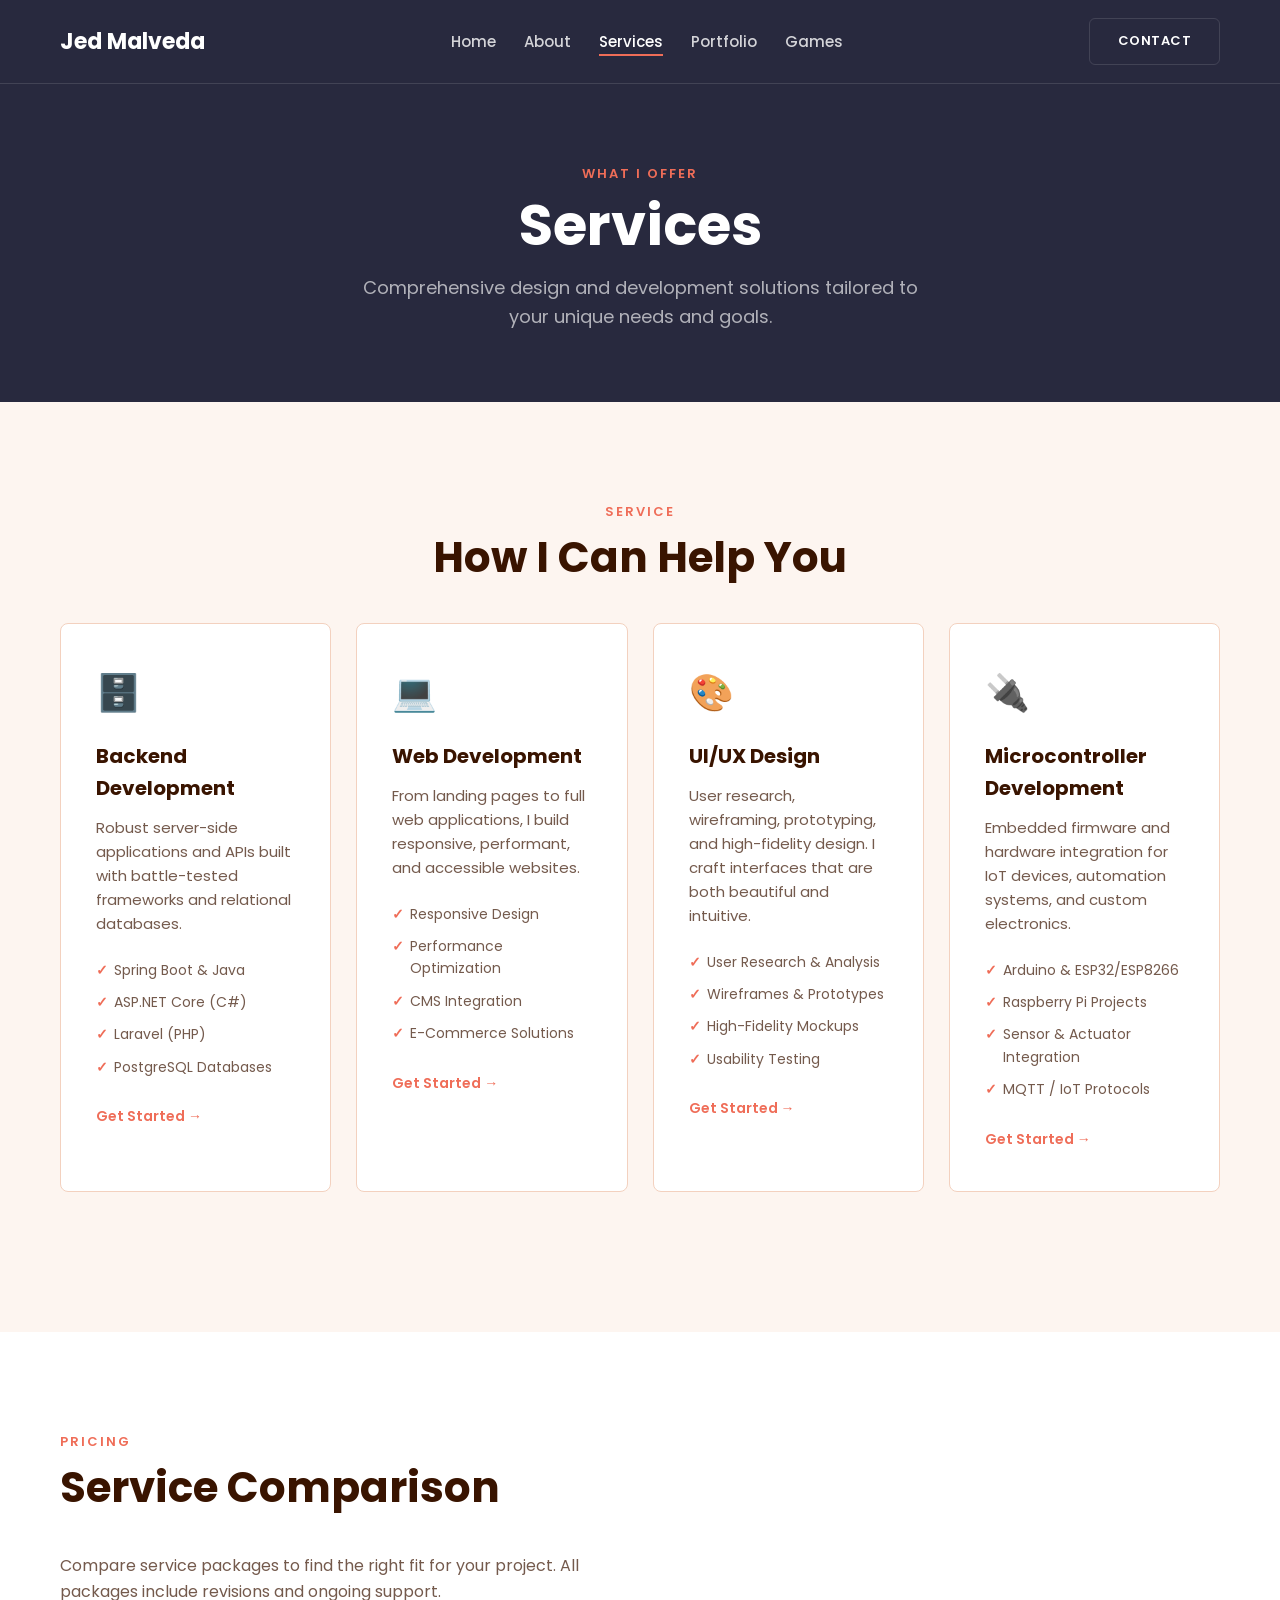
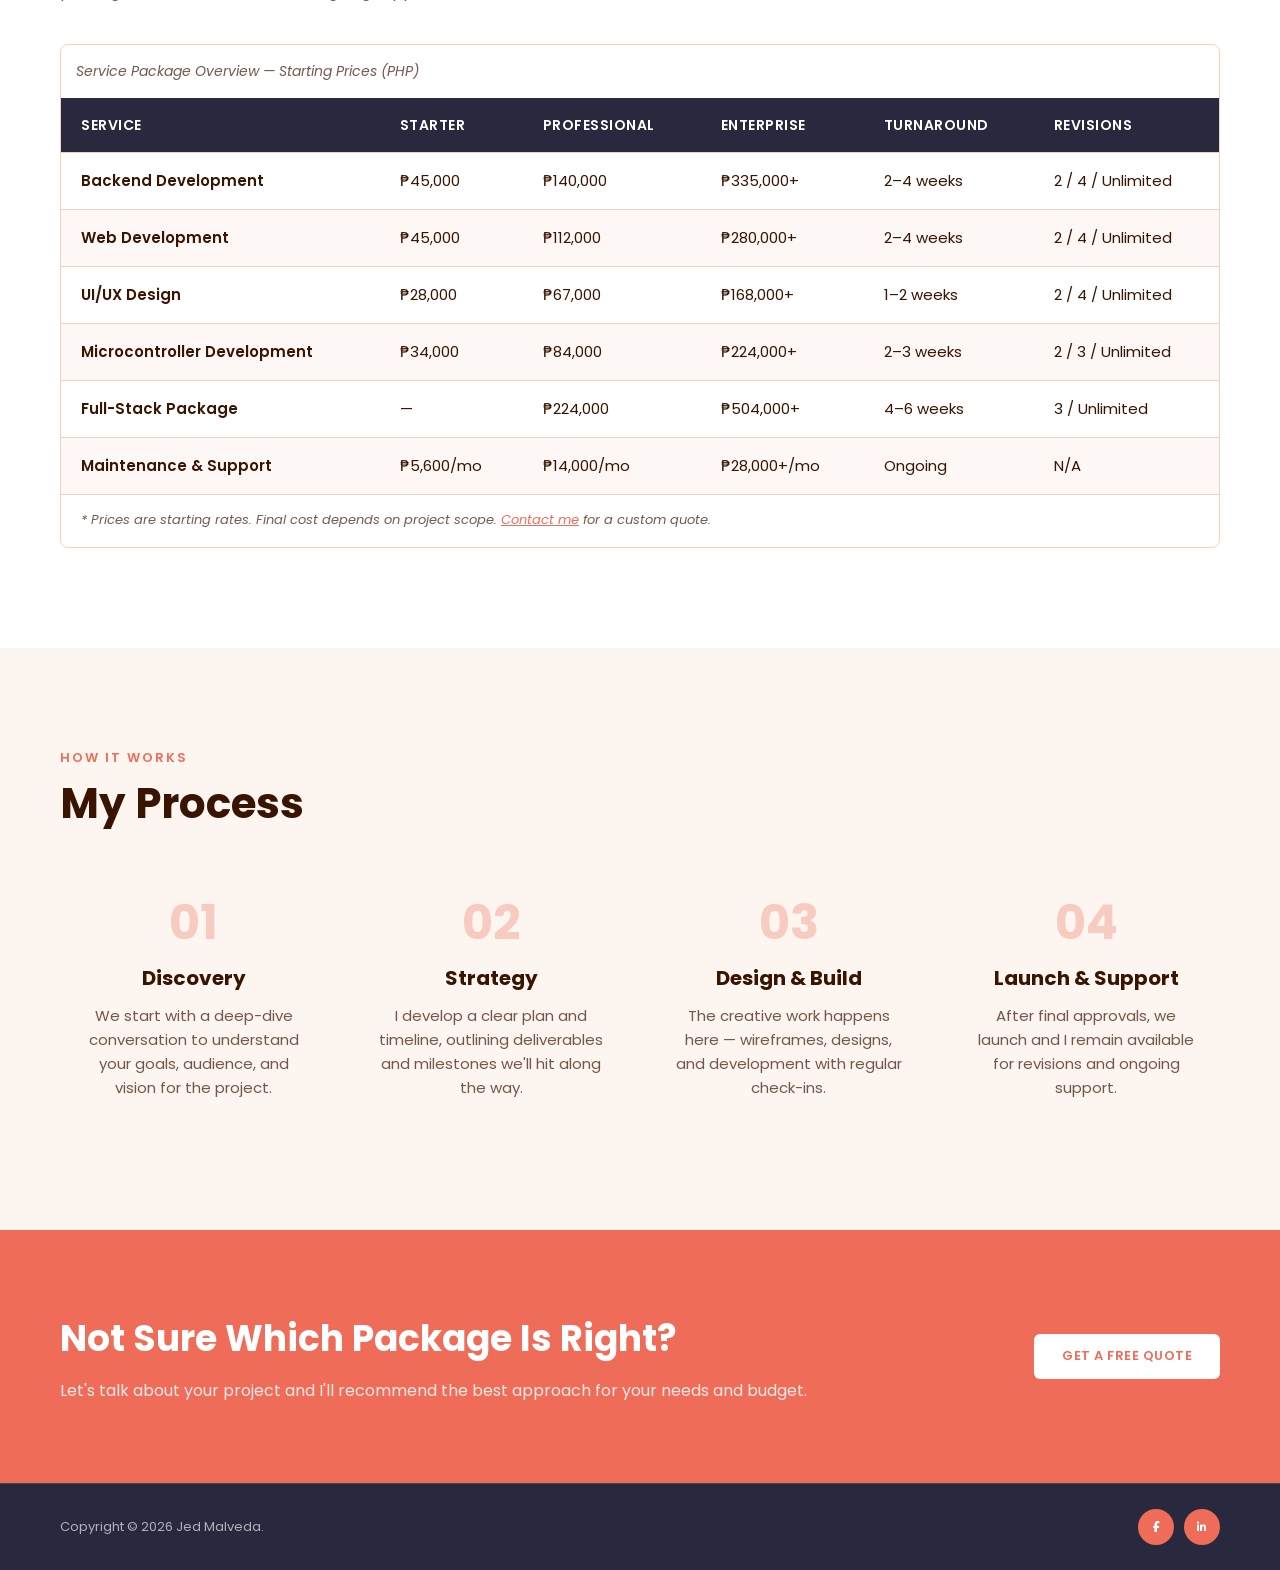
<file: services.html>
<!DOCTYPE html>
<html lang="en">
<head>
    <meta charset="UTF-8">
    <meta name="viewport" content="width=device-width, initial-scale=1.0">
    <title>Services | Jed Malveda</title>
    <link rel="preconnect" href="https://fonts.googleapis.com">
    <link rel="preconnect" href="https://fonts.gstatic.com" crossorigin>
    <link rel="stylesheet" href="https://cdnjs.cloudflare.com/ajax/libs/font-awesome/6.5.0/css/all.min.css">
    <link href="https://fonts.googleapis.com/css2?family=Poppins:wght@300;400;500;600;700&display=swap" rel="stylesheet">
    <link rel="stylesheet" href="css/styles.css">
</head>
<body>
    <header>
        <nav class="container">
            <div class="logo"><a href="index.html">Jed Malveda</a></div>
            <ul class="nav-links">
                <li><a href="index.html">Home</a></li>
                <li><a href="about.html">About</a></li>
                <li><a href="services.html" class="active">Services</a></li>
                <li><a href="portfolio.html">Portfolio</a></li>
                <li><a href="game.html">Games</a></li>
            </ul>
            <a href="contact.html" class="btn btn-outline">CONTACT</a>
            <button class="nav-toggle" aria-label="Toggle menu">&#9776;</button>
        </nav>
    </header>

    <main>
        <section class="page-hero">
            <div class="container">
                <span class="section-subtitle">WHAT I OFFER</span>
                <h1>Services</h1>
                <p>Comprehensive design and development solutions tailored to your unique needs and goals.</p>
            </div>
        </section>

        <section class="services-detail-section">
            <div class="container">
                <span class="section-subtitle">SERVICE</span>
                <h2 class="section-title">How I Can Help You</h2>
                <div class="services-grid services-grid-4">
                    <div class="service-card">
                        <div class="service-icon">🗄️</div>
                        <h3>Backend Development</h3>
                        <p>Robust server-side applications and APIs built with battle-tested frameworks and relational databases.</p>
                        <ul class="service-features">
                            <li>Spring Boot &amp; Java</li>
                            <li>ASP.NET Core (C#)</li>
                            <li>Laravel (PHP)</li>
                            <li>PostgreSQL Databases</li>
                        </ul>
                        <a href="contact.html" class="learn-more">Get Started &rarr;</a>
                    </div>
                    <div class="service-card">
                        <div class="service-icon">💻</div>
                        <h3>Web Development</h3>
                        <p>From landing pages to full web applications, I build responsive, performant, and accessible websites.</p>
                        <ul class="service-features">
                            <li>Responsive Design</li>
                            <li>Performance Optimization</li>
                            <li>CMS Integration</li>
                            <li>E-Commerce Solutions</li>
                        </ul>
                        <a href="contact.html" class="learn-more">Get Started &rarr;</a>
                    </div>
                    <div class="service-card">
                        <div class="service-icon">🎨</div>
                        <h3>UI/UX Design</h3>
                        <p>User research, wireframing, prototyping, and high-fidelity design. I craft interfaces that are both beautiful and intuitive.</p>
                        <ul class="service-features">
                            <li>User Research &amp; Analysis</li>
                            <li>Wireframes &amp; Prototypes</li>
                            <li>High-Fidelity Mockups</li>
                            <li>Usability Testing</li>
                        </ul>
                        <a href="contact.html" class="learn-more">Get Started &rarr;</a>
                    </div>
                    <div class="service-card">
                        <div class="service-icon">🔌</div>
                        <h3>Microcontroller Development</h3>
                        <p>Embedded firmware and hardware integration for IoT devices, automation systems, and custom electronics.</p>
                        <ul class="service-features">
                            <li>Arduino &amp; ESP32/ESP8266</li>
                            <li>Raspberry Pi Projects</li>
                            <li>Sensor &amp; Actuator Integration</li>
                            <li>MQTT / IoT Protocols</li>
                        </ul>
                        <a href="contact.html" class="learn-more">Get Started &rarr;</a>
                    </div>
                </div>
            </div>
        </section>

        <section class="pricing-section">
            <div class="container">
                <span class="section-subtitle">PRICING</span>
                <h2 class="section-title">Service Comparison</h2>
                <p class="table-intro">Compare service packages to find the right fit for your project. All packages include revisions and ongoing support.</p>

                <div class="table-wrapper">
                    <table class="pricing-table">
                        <caption>Service Package Overview — Starting Prices (PHP)</caption>
                        <thead>
                            <tr>
                                <th scope="col">Service</th>
                                <th scope="col">Starter</th>
                                <th scope="col">Professional</th>
                                <th scope="col">Enterprise</th>
                                <th scope="col">Turnaround</th>
                                <th scope="col">Revisions</th>
                            </tr>
                        </thead>
                        <tbody>
                            <tr>
                                <td>Backend Development</td>
                                <td>&#8369;45,000</td>
                                <td>&#8369;140,000</td>
                                <td>&#8369;335,000+</td>
                                <td>2&ndash;4 weeks</td>
                                <td>2 / 4 / Unlimited</td>
                            </tr>
                            <tr class="row-alt">
                                <td>Web Development</td>
                                <td>&#8369;45,000</td>
                                <td>&#8369;112,000</td>
                                <td>&#8369;280,000+</td>
                                <td>2&ndash;4 weeks</td>
                                <td>2 / 4 / Unlimited</td>
                            </tr>
                            <tr>
                                <td>UI/UX Design</td>
                                <td>&#8369;28,000</td>
                                <td>&#8369;67,000</td>
                                <td>&#8369;168,000+</td>
                                <td>1&ndash;2 weeks</td>
                                <td>2 / 4 / Unlimited</td>
                            </tr>
                            <tr class="row-alt">
                                <td>Microcontroller Development</td>
                                <td>&#8369;34,000</td>
                                <td>&#8369;84,000</td>
                                <td>&#8369;224,000+</td>
                                <td>2&ndash;3 weeks</td>
                                <td>2 / 3 / Unlimited</td>
                            </tr>
                            <tr>
                                <td>Full-Stack Package</td>
                                <td>&mdash;</td>
                                <td>&#8369;224,000</td>
                                <td>&#8369;504,000+</td>
                                <td>4&ndash;6 weeks</td>
                                <td>3 / Unlimited</td>
                            </tr>
                            <tr class="row-alt">
                                <td>Maintenance &amp; Support</td>
                                <td>&#8369;5,600/mo</td>
                                <td>&#8369;14,000/mo</td>
                                <td>&#8369;28,000+/mo</td>
                                <td>Ongoing</td>
                                <td>N/A</td>
                            </tr>
                        </tbody>
                        <tfoot>
                            <tr>
                                <td colspan="6">* Prices are starting rates. Final cost depends on project scope. <a href="contact.html">Contact me</a> for a custom quote.</td>
                            </tr>
                        </tfoot>
                    </table>
                </div>
            </div>
        </section>

        <section class="process-section">
            <div class="container">
                <span class="section-subtitle">HOW IT WORKS</span>
                <h2 class="section-title">My Process</h2>
                <div class="process-grid">
                    <div class="process-step">
                        <div class="process-number">01</div>
                        <h3>Discovery</h3>
                        <p>We start with a deep-dive conversation to understand your goals, audience, and vision for the project.</p>
                    </div>
                    <div class="process-step">
                        <div class="process-number">02</div>
                        <h3>Strategy</h3>
                        <p>I develop a clear plan and timeline, outlining deliverables and milestones we'll hit along the way.</p>
                    </div>
                    <div class="process-step">
                        <div class="process-number">03</div>
                        <h3>Design &amp; Build</h3>
                        <p>The creative work happens here — wireframes, designs, and development with regular check-ins.</p>
                    </div>
                    <div class="process-step">
                        <div class="process-number">04</div>
                        <h3>Launch &amp; Support</h3>
                        <p>After final approvals, we launch and I remain available for revisions and ongoing support.</p>
                    </div>
                </div>
            </div>
        </section>

        <section class="cta-section">
            <div class="container cta-container">
                <div class="cta-content">
                    <h2>Not Sure Which Package Is Right?</h2>
                    <p>Let's talk about your project and I'll recommend the best approach for your needs and budget.</p>
                </div>
                <a href="contact.html" class="btn btn-primary">GET A FREE QUOTE</a>
            </div>
        </section>
    </main>

    <footer class="main-footer">
        <div class="container footer-simple">
            <p>Copyright &copy; 2026 Jed Malveda.</p>
            <div class="footer-social">
                <a href="https://www.facebook.com" target="_blank" rel="noopener" title="Facebook"><i class="fab fa-facebook-f"></i></a>
                <a href="https://www.linkedin.com" target="_blank" rel="noopener" title="LinkedIn"><i class="fab fa-linkedin-in"></i></a>
            </div>
        </div>
    </footer>

    <script src="scripts/main.js"></script>
</body>
</html>
</file>
<file: css/styles.css>
:root {
    --bg-dark: #28293e;
    --bg-light: #fdf5f0;
    --primary: #ef6d58;
    --primary-dark: #d95a46;
    --white: #ffffff;
    --text-muted: rgba(255, 255, 255, 0.64);
    --text-dark: #391400;
    --text-medium: rgba(57, 20, 0, 0.7);
    --border-dark: rgba(255, 255, 255, 0.12);
    --border-light: #f3d1bf;
    --bg-card: #32334e;
}

*, *::before, *::after {
    margin: 0;
    padding: 0;
    box-sizing: border-box;
}

html {
    scroll-behavior: smooth;
}

body {
    font-family: 'Poppins', sans-serif;
    line-height: 1.6;
    color: var(--text-dark);
}

ul {
    list-style: none;
}

a {
    text-decoration: none;
    color: inherit;
    transition: color 0.3s, opacity 0.3s;
}

img {
    max-width: 100%;
    display: block;
}

.container {
    max-width: 1200px;
    margin: 0 auto;
    padding: 0 20px;
}

.section-subtitle {
    color: var(--primary);
    font-weight: 600;
    letter-spacing: 2px;
    font-size: 13px;
    display: block;
    margin-bottom: 10px;
}

.section-title {
    font-size: 42px;
    line-height: 1.2;
    margin-bottom: 40px;
}

.btn {
    display: inline-block;
    padding: 12px 28px;
    border-radius: 6px;
    font-weight: 600;
    text-transform: uppercase;
    font-size: 13px;
    cursor: pointer;
    border: none;
    letter-spacing: 0.5px;
    transition: background 0.3s, color 0.3s, border-color 0.3s;
}

.btn-primary {
    background: var(--primary);
    color: var(--white);
}

.btn-primary:hover {
    background: var(--primary-dark);
    color: var(--white);
}

.btn-outline {
    background: transparent;
    color: var(--white);
    border: 1px solid var(--border-dark);
}

.btn-outline:hover {
    background: rgba(255, 255, 255, 0.08);
}

.btn-dark-outline {
    background: transparent;
    color: var(--text-dark);
    border: 2px solid var(--text-dark);
}

.btn-dark-outline:hover {
    background: var(--text-dark);
    color: var(--white);
}

.btn-block {
    width: 100%;
    text-align: center;
    margin-top: 10px;
    padding: 16px;
    font-size: 15px;
}

header {
    background: var(--bg-dark);
    padding: 18px 0;
    position: sticky;
    top: 0;
    z-index: 1000;
    border-bottom: 1px solid var(--border-dark);
}

nav {
    display: flex;
    justify-content: space-between;
    align-items: center;
    gap: 20px;
}

.logo {
    color: var(--white);
    font-size: 22px;
    font-weight: 700;
    flex-shrink: 0;
}

.logo a {
    color: var(--white);
}

.nav-links {
    display: flex;
    gap: 28px;
    align-items: center;
}

.nav-links a {
    color: rgba(255, 255, 255, 0.8);
    font-size: 15px;
    font-weight: 500;
    position: relative;
    padding-bottom: 4px;
}

.nav-links a::after {
    content: '';
    position: absolute;
    bottom: 0;
    left: 0;
    width: 0;
    height: 2px;
    background: var(--primary);
    transition: width 0.3s;
}

.nav-links a:hover,
.nav-links a.active {
    color: var(--white);
}

.nav-links a:hover::after,
.nav-links a.active::after {
    width: 100%;
}

.nav-contact-active {
    background: var(--primary) !important;
    border-color: var(--primary) !important;
}

.nav-toggle {
    display: none;
    background: transparent;
    border: none;
    color: var(--white);
    font-size: 24px;
    cursor: pointer;
}

.page-hero {
    background: var(--bg-dark);
    padding: 80px 0 70px;
    color: var(--white);
    text-align: center;
}

.page-hero h1 {
    font-size: 56px;
    margin-bottom: 18px;
    line-height: 1.1;
}

.page-hero p {
    color: var(--text-muted);
    font-size: 18px;
    max-width: 580px;
    margin: 0 auto;
}

.hero-section {
    background: var(--bg-dark);
    padding: 100px 0;
    color: var(--white);
}

.hero-container {
    display: flex;
    align-items: center;
    gap: 60px;
}

.hero-content {
    flex: 1;
}

.subtitle {
    color: var(--primary);
    font-weight: 600;
    letter-spacing: 2px;
    font-size: 13px;
    display: block;
    margin-bottom: 15px;
}

.hero-content h1 {
    font-size: 60px;
    line-height: 1.1;
    margin-bottom: 22px;
}

.hero-content p {
    color: var(--text-muted);
    font-size: 17px;
    margin-bottom: 35px;
    max-width: 480px;
}

.hero-actions {
    display: flex;
    gap: 15px;
    flex-wrap: wrap;
}

.hero-image {
    flex: 1;
    display: flex;
    justify-content: center;
}

.image-placeholder {
    width: 380px;
    height: 380px;
    background: #391400;
    border-radius: 50%;
    position: relative;
}

.hero-photo-wrapper {
    width: 380px;
    height: 380px;
    border-radius: 50%;
    overflow: hidden;
    flex-shrink: 0;
    border: 4px solid var(--primary);
}

.hero-photo {
    width: 100%;
    height: 100%;
    object-fit: cover;
    object-position: center top;
}


.home-hobbies-section {
    background: var(--bg-light);
    padding: 100px 0;
    text-align: center;
}

.home-hobbies-section .section-title {
    margin-bottom: 50px;
}

.hobbies-grid {
    display: grid;
    grid-template-columns: repeat(3, 1fr);
    gap: 25px;
    text-align: left;
}

.hobby-card {
    background: var(--white);
    padding: 38px 32px;
    border-radius: 8px;
    border: 1px solid var(--border-light);
    transition: box-shadow 0.3s, transform 0.3s;
}

.hobby-card:hover {
    box-shadow: 0 8px 30px rgba(57, 20, 0, 0.1);
    transform: translateY(-3px);
}

.hobby-icon {
    font-size: 36px;
    margin-bottom: 16px;
    display: block;
}

.hobby-card h3 {
    font-size: 19px;
    margin-bottom: 10px;
    color: var(--text-dark);
}

.hobby-card p {
    color: var(--text-medium);
    font-size: 14px;
    line-height: 1.7;
}

.home-services-section,
.services-detail-section {
    background: var(--bg-light);
    padding: 100px 0;
    text-align: center;
}

.services-grid {
    display: grid;
    grid-template-columns: repeat(2, 1fr);
    gap: 25px;
    margin-bottom: 40px;
    text-align: left;
}

.services-grid-4 {
    grid-template-columns: repeat(4, 1fr);
}

.service-card {
    background: var(--white);
    padding: 40px 35px;
    border-radius: 8px;
    border: 1px solid var(--border-light);
    transition: box-shadow 0.3s, transform 0.3s;
}

.service-card:hover {
    box-shadow: 0 8px 30px rgba(57, 20, 0, 0.1);
    transform: translateY(-3px);
}

.service-icon {
    font-size: 36px;
    margin-bottom: 18px;
    display: block;
}

.service-card h3 {
    font-size: 20px;
    margin-bottom: 12px;
}

.service-card p {
    color: var(--text-medium);
    margin-bottom: 18px;
    font-size: 15px;
}

.service-features {
    list-style: none;
    margin-bottom: 20px;
}

.service-features li {
    padding: 5px 0;
    font-size: 14px;
    color: var(--text-medium);
    padding-left: 18px;
    position: relative;
}

.service-features li::before {
    content: '✓';
    position: absolute;
    left: 0;
    color: var(--primary);
    font-weight: 700;
}

.learn-more {
    font-weight: 600;
    color: var(--primary);
    font-size: 14px;
}

.learn-more:hover {
    color: var(--primary-dark);
}

.service-footer {
    margin-top: 40px;
    font-size: 15px;
    color: var(--text-medium);
}

.service-footer a {
    color: var(--text-dark);
    font-weight: 600;
    text-decoration: underline;
}

.pricing-section {
    background: var(--white);
    padding: 100px 0;
}

.table-intro {
    color: var(--text-medium);
    margin-bottom: 40px;
    font-size: 16px;
    max-width: 600px;
}

.table-wrapper {
    overflow-x: auto;
    border-radius: 8px;
    border: 1px solid var(--border-light);
}

.pricing-table {
    width: 100%;
    border-collapse: collapse;
    font-size: 15px;
}

.pricing-table caption {
    caption-side: top;
    padding: 15px;
    font-size: 14px;
    color: var(--text-medium);
    text-align: left;
    font-style: italic;
}

.pricing-table th,
.pricing-table td {
    padding: 16px 20px;
    text-align: left;
    border-bottom: 1px solid var(--border-light);
}

.pricing-table thead th {
    background: var(--bg-dark);
    color: var(--white);
    font-weight: 600;
    font-size: 14px;
    text-transform: uppercase;
    letter-spacing: 0.5px;
}

.pricing-table thead th:first-child {
    border-radius: 0;
}

.pricing-table tbody tr:hover {
    background: var(--bg-light);
}

.pricing-table .row-alt td {
    background: #fdf8f6;
}

.pricing-table .row-alt:hover td {
    background: var(--bg-light);
}

.pricing-table tbody td:first-child {
    font-weight: 600;
    color: var(--text-dark);
}

.pricing-table tfoot td {
    font-size: 13px;
    color: var(--text-medium);
    border-bottom: none;
    padding-top: 15px;
    font-style: italic;
}

.pricing-table tfoot a {
    color: var(--primary);
    text-decoration: underline;
}

.process-section {
    background: var(--bg-light);
    padding: 100px 0;
}

.process-grid {
    display: grid;
    grid-template-columns: repeat(4, 1fr);
    gap: 30px;
}

.process-step {
    text-align: center;
    padding: 30px 20px;
}

.process-number {
    font-size: 48px;
    font-weight: 700;
    color: var(--primary);
    opacity: 0.3;
    line-height: 1;
    margin-bottom: 15px;
}

.process-step h3 {
    font-size: 20px;
    margin-bottom: 10px;
}

.process-step p {
    color: var(--text-medium);
    font-size: 15px;
}

.home-portfolio-section {
    background: var(--bg-dark);
    padding: 100px 0;
    color: var(--white);
}

.portfolio-full-section {
    background: var(--bg-dark);
    padding: 80px 0 100px;
    color: var(--white);
}

.section-header {
    display: flex;
    justify-content: space-between;
    align-items: flex-end;
    margin-bottom: 50px;
}

.portfolio-grid {
    display: grid;
    grid-template-columns: repeat(3, 1fr);
    gap: 20px;
}

.portfolio-grid-large {
    grid-template-columns: repeat(3, 1fr);
}

.portfolio-item {
    aspect-ratio: 4/3;
    background: #391400;
    border-radius: 8px;
    position: relative;
    overflow: hidden;
    cursor: pointer;
    transition: transform 0.3s;
}

.portfolio-item:hover {
    transform: scale(1.02);
}

.item-overlay {
    position: absolute;
    bottom: 0;
    left: 0;
    right: 0;
    padding: 25px;
    background: linear-gradient(to top, rgba(0,0,0,0.7) 0%, transparent 100%);
}

.item-category {
    background: var(--white);
    color: var(--text-dark);
    padding: 4px 12px;
    border-radius: 20px;
    font-size: 12px;
    font-weight: 600;
    display: inline-block;
    margin-bottom: 8px;
}

.item-title {
    font-size: 22px;
    color: var(--white);
    margin-bottom: 5px;
}

.item-desc {
    font-size: 13px;
    color: rgba(255,255,255,0.75);
}

.portfolio-filters {
    display: flex;
    gap: 10px;
    margin-bottom: 40px;
    flex-wrap: wrap;
}

.filter-btn {
    padding: 9px 22px;
    border: 1px solid var(--border-dark);
    background: transparent;
    color: rgba(255,255,255,0.7);
    border-radius: 25px;
    cursor: pointer;
    font-family: inherit;
    font-size: 14px;
    font-weight: 500;
    transition: all 0.3s;
}

.filter-btn:hover,
.filter-btn.active {
    background: var(--primary);
    border-color: var(--primary);
    color: var(--white);
}

.featured-grid {
    display: grid;
    grid-template-columns: repeat(3, 1fr);
    gap: 25px;
}

.featured-card {
    background: var(--bg-card);
    border-radius: 10px;
    overflow: hidden;
    display: flex;
    flex-direction: column;
    transition: transform 0.3s, box-shadow 0.3s;
}

.featured-card:hover {
    transform: translateY(-4px);
    box-shadow: 0 16px 40px rgba(0, 0, 0, 0.4);
}

.browser-mockup {
    background: #1e1f30;
    border-bottom: 1px solid rgba(255,255,255,0.06);
}

.browser-bar {
    display: flex;
    align-items: center;
    gap: 12px;
    padding: 10px 14px;
    background: #16172a;
}

.browser-dots {
    display: flex;
    gap: 6px;
    flex-shrink: 0;
}

.browser-dots span {
    width: 11px;
    height: 11px;
    border-radius: 50%;
    display: block;
}

.dot-red    { background: #ff5f57; }
.dot-yellow { background: #febc2e; }
.dot-green  { background: #28c840; }

.browser-url {
    background: rgba(255,255,255,0.07);
    color: rgba(255,255,255,0.45);
    font-size: 12px;
    padding: 4px 12px;
    border-radius: 4px;
    flex: 1;
    white-space: nowrap;
    overflow: hidden;
    text-overflow: ellipsis;
    font-family: monospace;
}

.browser-content {
    position: relative;
    height: 220px;
    overflow: hidden;
    background: #f0f0f0;
}

.browser-content iframe {
    width: 200%;
    height: 200%;
    border: none;
    transform: scale(0.5);
    transform-origin: top left;
    pointer-events: none;
}

.iframe-fallback {
    display: none;
    position: absolute;
    inset: 0;
    background: #1e1f30;
    flex-direction: column;
    align-items: center;
    justify-content: center;
    gap: 10px;
    color: rgba(255,255,255,0.4);
    font-size: 13px;
}

.iframe-fallback span {
    font-size: 28px;
    opacity: 0.5;
}

.browser-content.blocked .iframe-fallback {
    display: flex;
}

.browser-content.blocked iframe {
    display: none;
}

.featured-info {
    padding: 20px 22px;
    display: flex;
    justify-content: space-between;
    align-items: flex-end;
    gap: 15px;
    flex: 1;
}

.item-category-dark {
    background: var(--primary);
    color: var(--white);
    padding: 3px 10px;
    border-radius: 20px;
    font-size: 11px;
    font-weight: 600;
    display: inline-block;
    margin-bottom: 7px;
    text-transform: uppercase;
    letter-spacing: 0.5px;
}

.featured-info h4 {
    font-size: 16px;
    color: var(--white);
    margin-bottom: 4px;
}

.featured-info p {
    font-size: 12px;
    color: rgba(255,255,255,0.45);
    line-height: 1.5;
}

.featured-link {
    flex-shrink: 0;
    font-size: 13px;
    font-weight: 600;
    color: var(--primary);
    white-space: nowrap;
    transition: color 0.2s;
}

.featured-link:hover {
    color: #f08a7a;
}

.testimonials-section {
    background: var(--bg-light);
    padding: 100px 0;
}

.testimonials-grid {
    display: grid;
    grid-template-columns: repeat(3, 1fr);
    gap: 25px;
}

.testimonial-card {
    background: var(--white);
    padding: 35px;
    border-radius: 8px;
    border: 1px solid var(--border-light);
}

.testimonial-text {
    color: var(--text-medium);
    font-size: 15px;
    line-height: 1.7;
    margin-bottom: 25px;
    font-style: italic;
}

.testimonial-author {
    display: flex;
    align-items: center;
    gap: 15px;
}

.author-avatar {
    width: 48px;
    height: 48px;
    background: var(--bg-dark);
    border-radius: 50%;
    flex-shrink: 0;
}

.testimonial-author strong {
    display: block;
    font-size: 15px;
    color: var(--text-dark);
}

.testimonial-author span {
    font-size: 13px;
    color: var(--text-medium);
}

.about-intro-section {
    background: var(--white);
    padding: 100px 0;
}

.about-intro-container {
    display: flex;
    gap: 80px;
    align-items: center;
}

.about-image-wrapper {
    flex: 0 0 380px;
}

.about-photo {
    width: 380px;
    height: 460px;
    object-fit: cover;
    object-position: center top;
    border-radius: 12px;
}

.about-text {
    flex: 1;
}

.about-text p {
    color: var(--text-medium);
    margin-bottom: 18px;
    font-size: 16px;
}

.about-actions {
    display: flex;
    gap: 15px;
    flex-wrap: wrap;
    margin-top: 30px;
}

.skills-section {
    background: var(--bg-light);
    padding: 100px 0;
}

.skills-grid {
    display: grid;
    grid-template-columns: repeat(2, 1fr);
    gap: 30px 60px;
}

.skill-item {
    margin-bottom: 5px;
}

.skill-header {
    display: flex;
    justify-content: space-between;
    margin-bottom: 8px;
}

.skill-name {
    font-weight: 600;
    font-size: 15px;
}

.skill-percent {
    color: var(--primary);
    font-weight: 600;
    font-size: 14px;
}

.skill-bar {
    height: 8px;
    background: rgba(57, 20, 0, 0.1);
    border-radius: 10px;
    overflow: hidden;
}

.skill-fill {
    height: 100%;
    background: var(--primary);
    border-radius: 10px;
    transition: width 1s ease;
}

.experience-section {
    background: var(--white);
    padding: 100px 0;
}

.timeline {
    position: relative;
    max-width: 800px;
    margin: 0 auto;
}

.timeline::before {
    content: '';
    position: absolute;
    left: 18px;
    top: 0;
    bottom: 0;
    width: 2px;
    background: var(--border-light);
}

.timeline-item {
    display: flex;
    gap: 35px;
    margin-bottom: 50px;
    position: relative;
}

.timeline-dot {
    width: 38px;
    height: 38px;
    background: var(--primary);
    border-radius: 50%;
    flex-shrink: 0;
    z-index: 1;
    margin-top: 3px;
}

.timeline-content {
    background: var(--bg-light);
    padding: 25px 30px;
    border-radius: 8px;
    flex: 1;
    border: 1px solid var(--border-light);
}

.timeline-date {
    color: var(--primary);
    font-size: 13px;
    font-weight: 600;
    letter-spacing: 1px;
    display: block;
    margin-bottom: 8px;
}

.timeline-content h3 {
    font-size: 20px;
    margin-bottom: 4px;
}

.timeline-company {
    color: var(--text-medium);
    font-size: 14px;
    font-weight: 500;
    display: block;
    margin-bottom: 10px;
}

.timeline-content p {
    color: var(--text-medium);
    font-size: 15px;
}

.contact-full-section {
    background: var(--bg-light);
    padding: 80px 0 100px;
}

.contact-full-container {
    display: grid;
    grid-template-columns: 1fr 380px;
    gap: 50px;
    align-items: start;
}

.contact-form-large {
    background: var(--white);
    padding: 50px;
    border-radius: 10px;
    border: 1px solid var(--border-light);
    color: var(--text-dark);
}

.contact-form-large h2 {
    font-size: 28px;
    margin-bottom: 35px;
    color: var(--text-dark);
}

fieldset {
    border: none;
    border-top: 1px solid var(--border-light);
    padding: 30px 0 10px;
    margin-bottom: 0;
    min-width: 0;
}

fieldset:first-of-type {
    border-top: none;
    padding-top: 0;
}

legend {
    display: block;
    font-size: 12px;
    font-weight: 700;
    text-transform: uppercase;
    letter-spacing: 1.5px;
    color: var(--primary);
    padding: 0;
    margin-bottom: 20px;
    width: 100%;
}

.form-row {
    display: grid;
    grid-template-columns: 1fr 1fr;
    gap: 20px;
}

.form-group {
    margin-bottom: 20px;
}

.form-group label {
    display: block;
    font-size: 14px;
    font-weight: 600;
    margin-bottom: 8px;
    color: var(--text-dark);
}

.required {
    color: var(--primary);
}

.form-group input[type="text"],
.form-group input[type="email"],
.form-group input[type="tel"],
.form-group select,
.form-group textarea {
    width: 100%;
    padding: 13px 16px;
    border: 1.5px solid #e8d5cb;
    border-radius: 6px;
    font-family: inherit;
    font-size: 15px;
    color: var(--text-dark);
    background: var(--white);
    transition: border-color 0.3s, box-shadow 0.3s;
}

.form-group input:focus,
.form-group select:focus,
.form-group textarea:focus {
    outline: none;
    border-color: var(--primary);
    box-shadow: 0 0 0 3px rgba(239, 109, 88, 0.12);
}

.form-group textarea {
    resize: vertical;
    min-height: 140px;
}

.radio-group {
    display: flex;
    flex-direction: column;
    gap: 8px;
}

.radio-label {
    display: flex;
    align-items: center;
    gap: 8px;
    font-size: 14px;
    cursor: pointer;
}

.checkbox-group {
    display: grid;
    grid-template-columns: repeat(2, 1fr);
    gap: 8px;
}

.checkbox-label {
    display: flex;
    align-items: center;
    gap: 8px;
    font-size: 14px;
    cursor: pointer;
}

.form-group-consent {
    margin-top: 10px;
}

.form-group-consent .checkbox-label {
    font-size: 14px;
    color: var(--text-medium);
    line-height: 1.5;
}

.form-note {
    text-align: center;
    font-size: 13px;
    color: var(--text-medium);
    margin-top: 15px;
}

.contact-sidebar {
    display: flex;
    flex-direction: column;
    gap: 25px;
}

.contact-info-card,
.contact-social-card,
.faq-card {
    background: var(--white);
    padding: 35px;
    border-radius: 10px;
    border: 1px solid var(--border-light);
}

.contact-info-card h2 {
    font-size: 24px;
    margin-bottom: 12px;
    color: var(--text-dark);
}

.contact-info-card > p {
    color: var(--text-medium);
    font-size: 14px;
    margin-bottom: 25px;
}

.contact-details {
    display: flex;
    flex-direction: column;
    gap: 18px;
}

.contact-details li {
    display: flex;
    align-items: flex-start;
    gap: 14px;
}

.contact-icon {
    font-size: 20px;
    flex-shrink: 0;
    margin-top: 1px;
}

.contact-details strong {
    display: block;
    font-size: 13px;
    color: var(--text-dark);
    font-weight: 600;
    margin-bottom: 2px;
}

.contact-details span {
    font-size: 14px;
    color: var(--text-medium);
}

.contact-social-card h3,
.faq-card h3 {
    font-size: 17px;
    margin-bottom: 18px;
    color: var(--text-dark);
}

.social-links {
    display: flex;
    flex-direction: column;
    gap: 10px;
}

.social-link {
    display: flex;
    align-items: center;
    gap: 12px;
    padding: 10px 14px;
    border: 1px solid var(--border-light);
    border-radius: 6px;
    transition: border-color 0.2s, background 0.2s;
    font-size: 14px;
    font-weight: 500;
    color: var(--text-dark);
}

.social-link:hover {
    border-color: var(--primary);
    background: #fdf0ec;
    color: var(--primary);
}

.social-icon {
    width: 36px;
    height: 36px;
    background: var(--primary);
    color: var(--white);
    border-radius: 50%;
    display: flex;
    align-items: center;
    justify-content: center;
    font-size: 12px;
    font-weight: 700;
    flex-shrink: 0;
}

.faq-item {
    margin-bottom: 18px;
    padding-bottom: 18px;
    border-bottom: 1px solid var(--border-light);
}

.faq-item:last-child {
    margin-bottom: 0;
    padding-bottom: 0;
    border-bottom: none;
}

.faq-item strong {
    font-size: 14px;
    display: block;
    margin-bottom: 6px;
    color: var(--text-dark);
}

.faq-item p {
    font-size: 13px;
    color: var(--text-medium);
    line-height: 1.6;
}

.faq-item a {
    color: var(--primary);
    text-decoration: underline;
}

.cta-section {
    background: var(--primary);
    padding: 80px 0;
}

.cta-container {
    display: flex;
    align-items: center;
    justify-content: space-between;
    gap: 40px;
}

.cta-content h2 {
    font-size: 36px;
    color: var(--white);
    margin-bottom: 10px;
}

.cta-content p {
    color: rgba(255, 255, 255, 0.85);
    font-size: 16px;
}

.cta-section .btn-primary {
    background: var(--white);
    color: var(--primary);
    flex-shrink: 0;
}

.cta-section .btn-primary:hover {
    background: rgba(255,255,255,0.9);
}

.game-section {
    background: var(--bg-light);
    padding: 80px 0 100px;
}

.game-wrapper {
    max-width: 420px;
    margin: 0 auto;
    text-align: center;
}

.score-board {
    display: flex;
    justify-content: center;
    gap: 0;
    margin-bottom: 30px;
    background: var(--white);
    border-radius: 10px;
    border: 1px solid var(--border-light);
    overflow: hidden;
}

.score-item {
    flex: 1;
    display: flex;
    flex-direction: column;
    align-items: center;
    gap: 4px;
    padding: 20px 10px;
    border-right: 1px solid var(--border-light);
}

.score-item:last-child {
    border-right: none;
}

.score-mark {
    font-size: 26px;
    font-weight: 700;
    line-height: 1;
}

.score-mark.x    { color: var(--primary); }
.score-mark.o    { color: var(--bg-dark); }
.score-mark.draw { color: #aaa; }

.score-count {
    font-size: 32px;
    font-weight: 700;
    color: var(--text-dark);
    line-height: 1.1;
}

.score-label {
    font-size: 11px;
    color: var(--text-medium);
    text-transform: uppercase;
    letter-spacing: 1px;
}

.game-status {
    font-size: 17px;
    font-weight: 600;
    color: var(--text-dark);
    margin-bottom: 22px;
    min-height: 26px;
}

.game-board {
    display: grid;
    grid-template-columns: repeat(3, 1fr);
    gap: 10px;
    margin-bottom: 28px;
}

.cell {
    aspect-ratio: 1;
    background: var(--white);
    border: 2px solid var(--border-light);
    border-radius: 10px;
    font-size: 46px;
    font-weight: 700;
    cursor: pointer;
    transition: background 0.15s, border-color 0.15s, transform 0.1s;
    display: flex;
    align-items: center;
    justify-content: center;
    font-family: 'Poppins', sans-serif;
}

.cell:hover:not(.taken) {
    background: #fdf0ec;
    border-color: var(--primary);
}

.cell:active:not(.taken) {
    transform: scale(0.93);
}

.cell.x    { color: var(--primary); }
.cell.o    { color: var(--bg-dark); }
.cell.taken { cursor: default; }

.cell.win {
    background: var(--primary);
    border-color: var(--primary);
    color: var(--white);
}

.main-footer {
    background: var(--bg-dark);
    padding: 25px 0;
    color: var(--white);
    border-top: 1px solid var(--border-dark);
}

.footer-simple {
    display: flex;
    justify-content: space-between;
    align-items: center;
    gap: 20px;
}

.footer-simple p {
    font-size: 13px;
    color: var(--text-muted);
}

.footer-social {
    display: flex;
    gap: 10px;
    align-items: center;
}

.footer-social a {
    width: 36px;
    height: 36px;
    background: var(--primary);
    border-radius: 50%;
    display: flex;
    align-items: center;
    justify-content: center;
    font-weight: 700;
    font-size: 11px;
    color: var(--white);
    transition: background 0.3s;
}

.footer-social a:hover {
    background: var(--primary-dark);
}

.mobile-nav {
    display: none;
    flex-direction: column;
    background: var(--bg-dark);
    border-top: 1px solid var(--border-dark);
    padding: 20px;
    position: fixed;
    top: 61px;
    left: 0;
    right: 0;
    z-index: 999;
}

.mobile-nav.open {
    display: flex;
}

.mobile-nav a {
    color: var(--white);
    padding: 12px 0;
    border-bottom: 1px solid var(--border-dark);
    font-size: 16px;
}

.mobile-nav a:last-child {
    border-bottom: none;
    margin-top: 10px;
    color: var(--primary);
}

@media (max-width: 1024px) {
    .hobbies-grid {
        grid-template-columns: repeat(2, 1fr);
    }

    .services-grid-4 {
        grid-template-columns: repeat(2, 1fr);
    }

    .process-grid {
        grid-template-columns: repeat(2, 1fr);
    }

    .about-intro-container {
        flex-direction: column;
        gap: 50px;
    }

    .about-image-wrapper {
        flex: none;
        width: 100%;
        display: flex;
        justify-content: center;
    }

    .about-photo {
        width: 100%;
        max-width: 380px;
        height: 300px;
    }

    .hero-photo-wrapper {
        width: 280px;
        height: 280px;
    }

    .contact-full-container {
        grid-template-columns: 1fr;
    }

    .contact-sidebar {
        display: grid;
        grid-template-columns: repeat(2, 1fr);
    }

    .faq-card {
        grid-column: 1 / -1;
    }
}

@media (max-width: 768px) {
    .section-title {
        font-size: 32px;
    }

    .page-hero h1 {
        font-size: 40px;
    }

    .nav-links,
    header .btn {
        display: none;
    }

    .nav-toggle {
        display: block;
    }

    .hero-container {
        flex-direction: column;
        text-align: center;
    }

    .hero-image {
        order: -1;
    }

    .hero-content h1 {
        font-size: 42px;
    }

    .hero-content p {
        max-width: 100%;
    }

    .hero-actions {
        justify-content: center;
    }

    .image-placeholder {
        width: 260px;
        height: 260px;
    }

    .highlights-grid {
        grid-template-columns: repeat(2, 1fr);
    }

    .hobbies-grid {
        grid-template-columns: 1fr;
    }

    .services-grid,
    .services-grid-4 {
        grid-template-columns: 1fr;
    }

    .skills-grid {
        grid-template-columns: 1fr;
    }

    .portfolio-grid,
    .portfolio-grid-large,
    .featured-grid {
        grid-template-columns: 1fr;
    }

    .testimonials-grid {
        grid-template-columns: 1fr;
    }

    .section-header {
        flex-direction: column;
        align-items: flex-start;
        gap: 20px;
    }

    .cta-container {
        flex-direction: column;
        text-align: center;
    }

    .cta-content h2 {
        font-size: 28px;
    }

    .footer-simple {
        flex-direction: column;
        text-align: center;
    }

    .contact-form-large {
        padding: 30px 20px;
    }

    .form-row {
        grid-template-columns: 1fr;
    }

    .checkbox-group {
        grid-template-columns: 1fr;
    }

    .contact-sidebar {
        grid-template-columns: 1fr;
    }

    .faq-card {
        grid-column: auto;
    }

    .process-grid {
        grid-template-columns: 1fr;
    }
}

@media (max-width: 480px) {
    .hero-content h1 {
        font-size: 34px;
    }

    .hero-actions {
        flex-direction: column;
        align-items: center;
    }

    .portfolio-item {
        aspect-ratio: 4/3;
    }

    .radio-group {
        flex-direction: column;
    }
}
</file>
